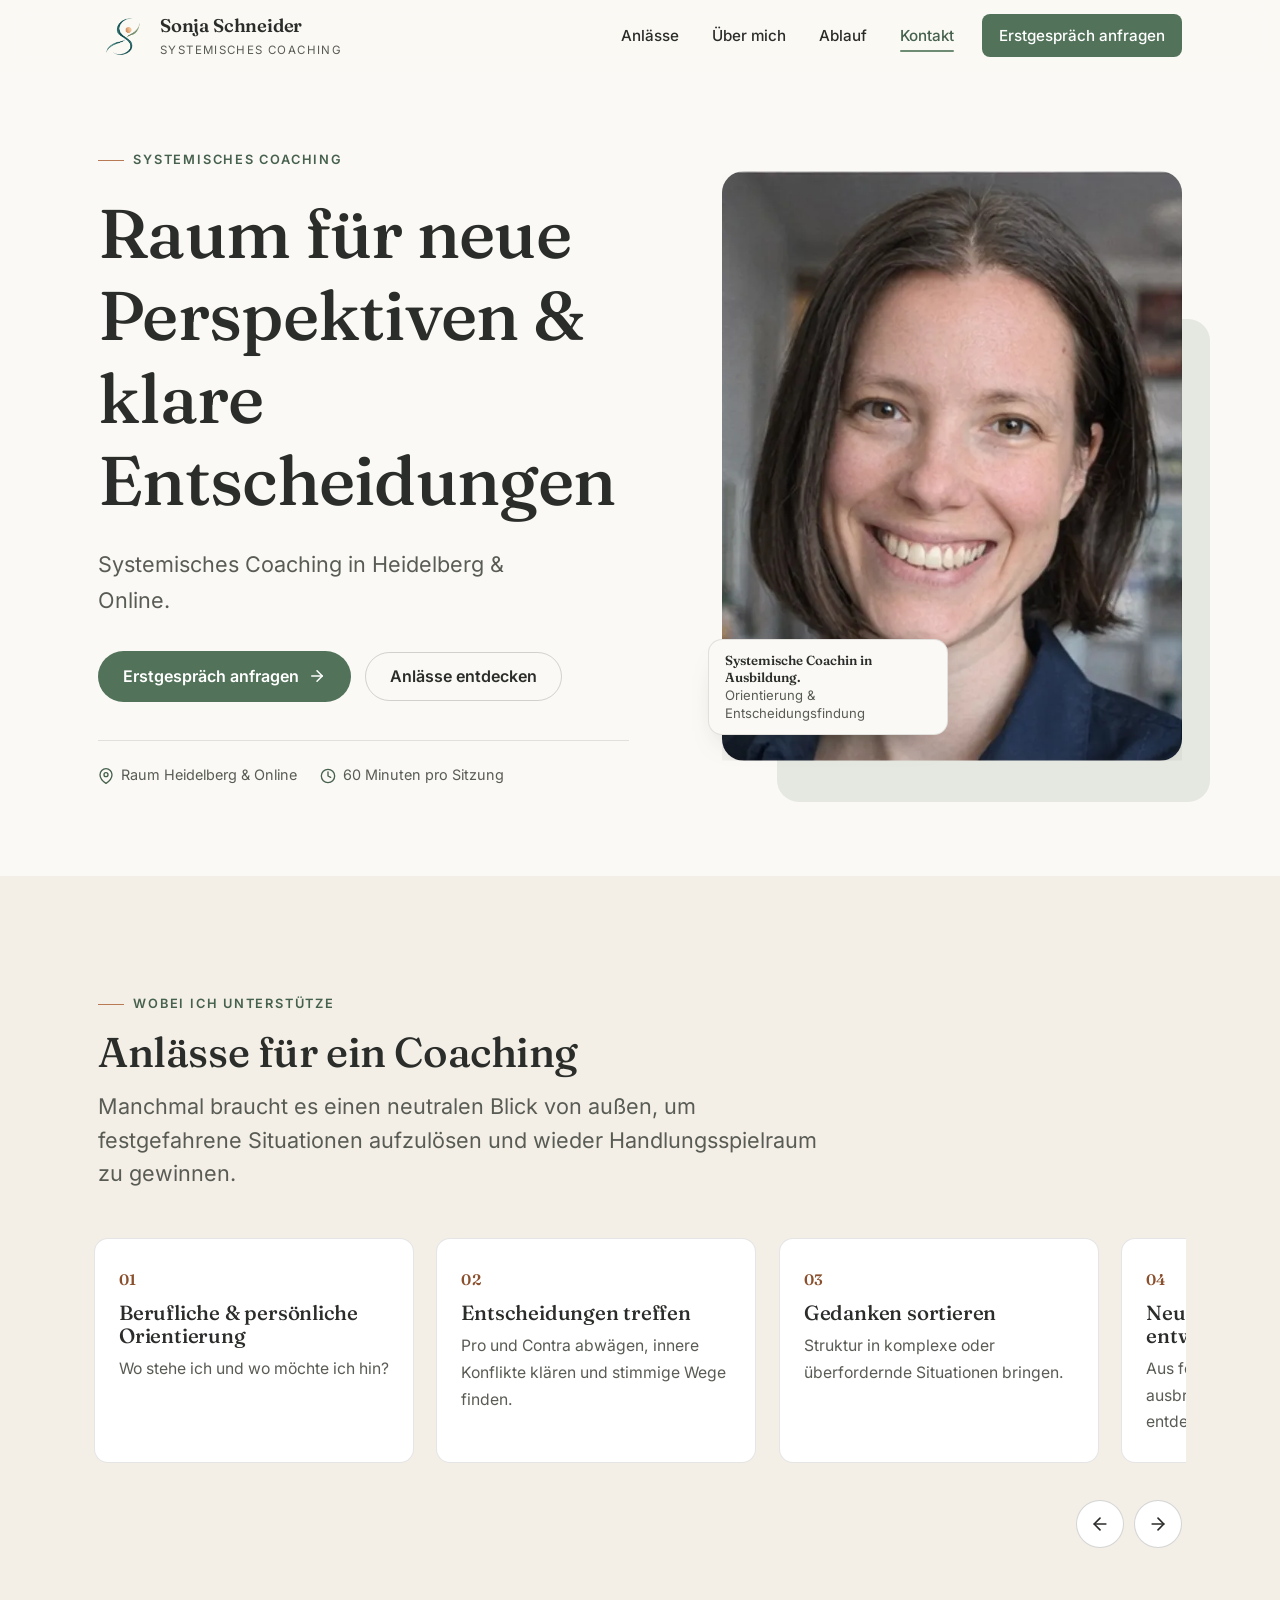
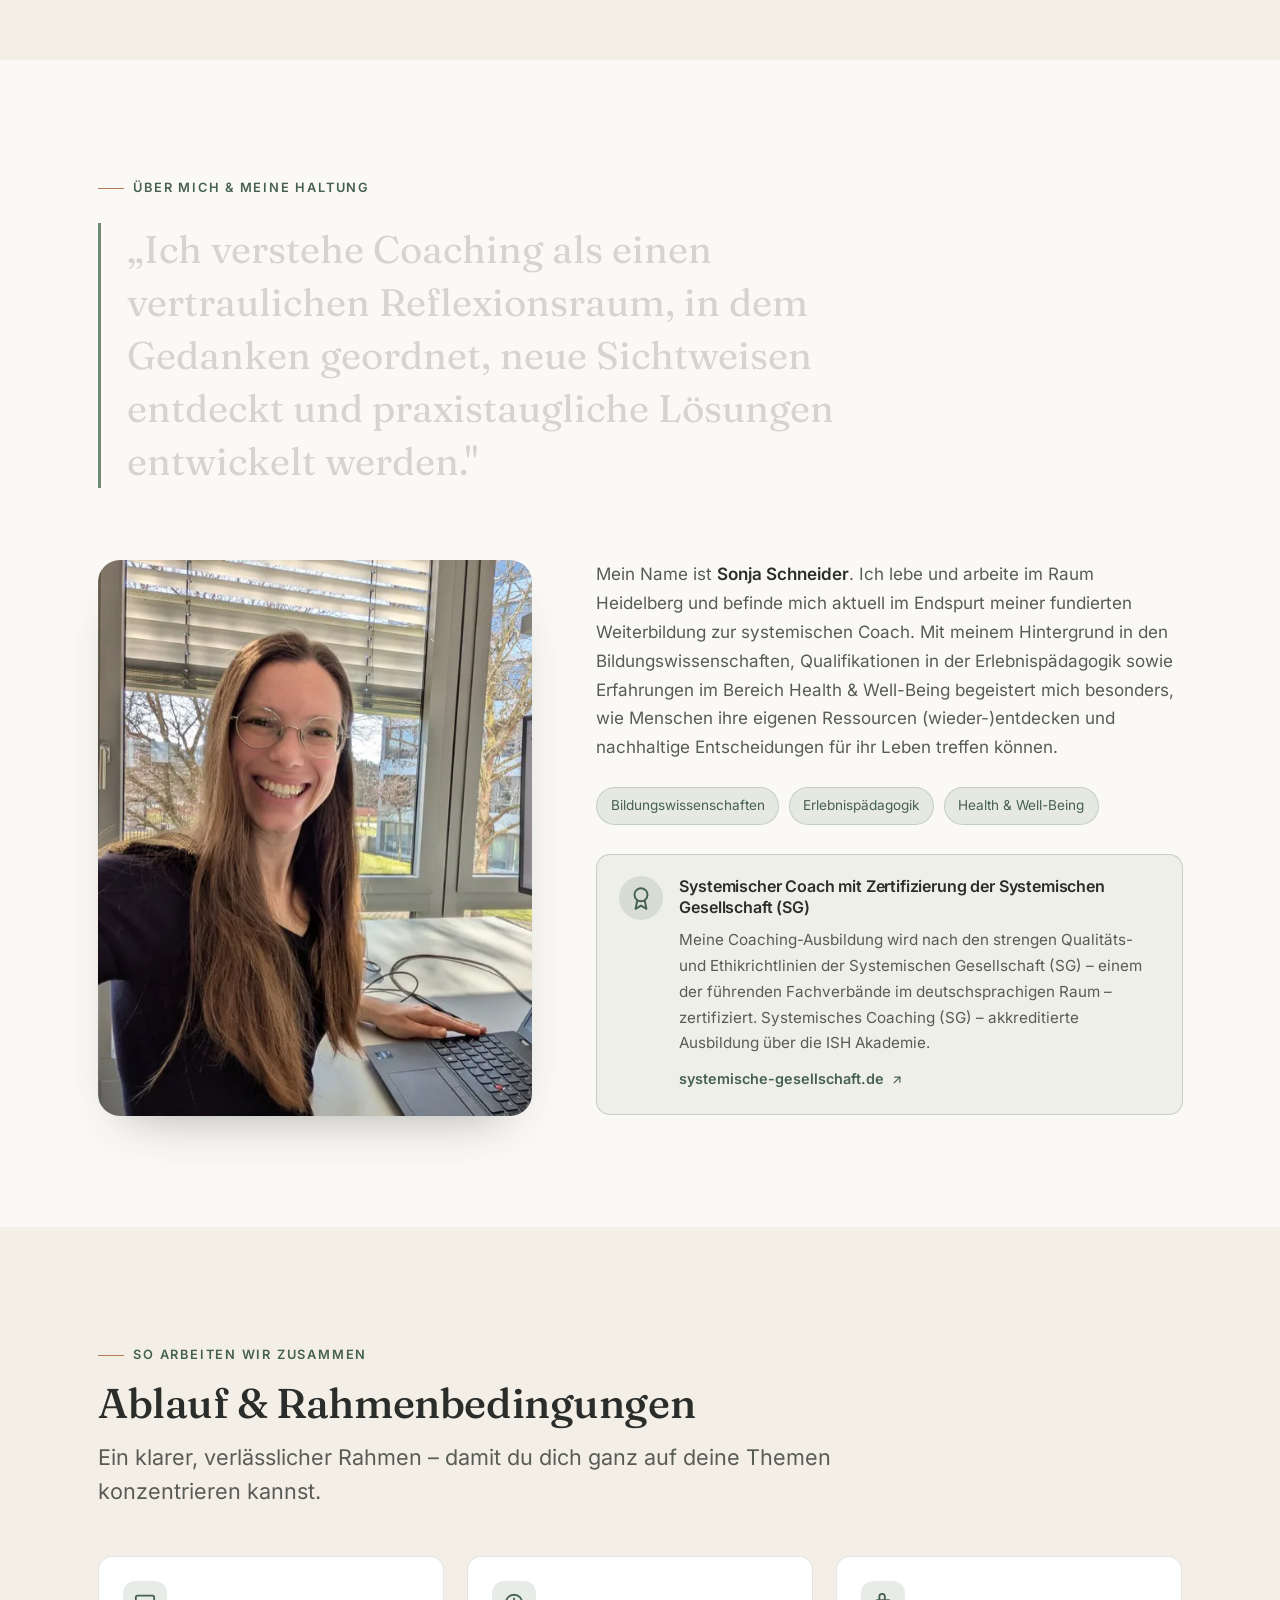
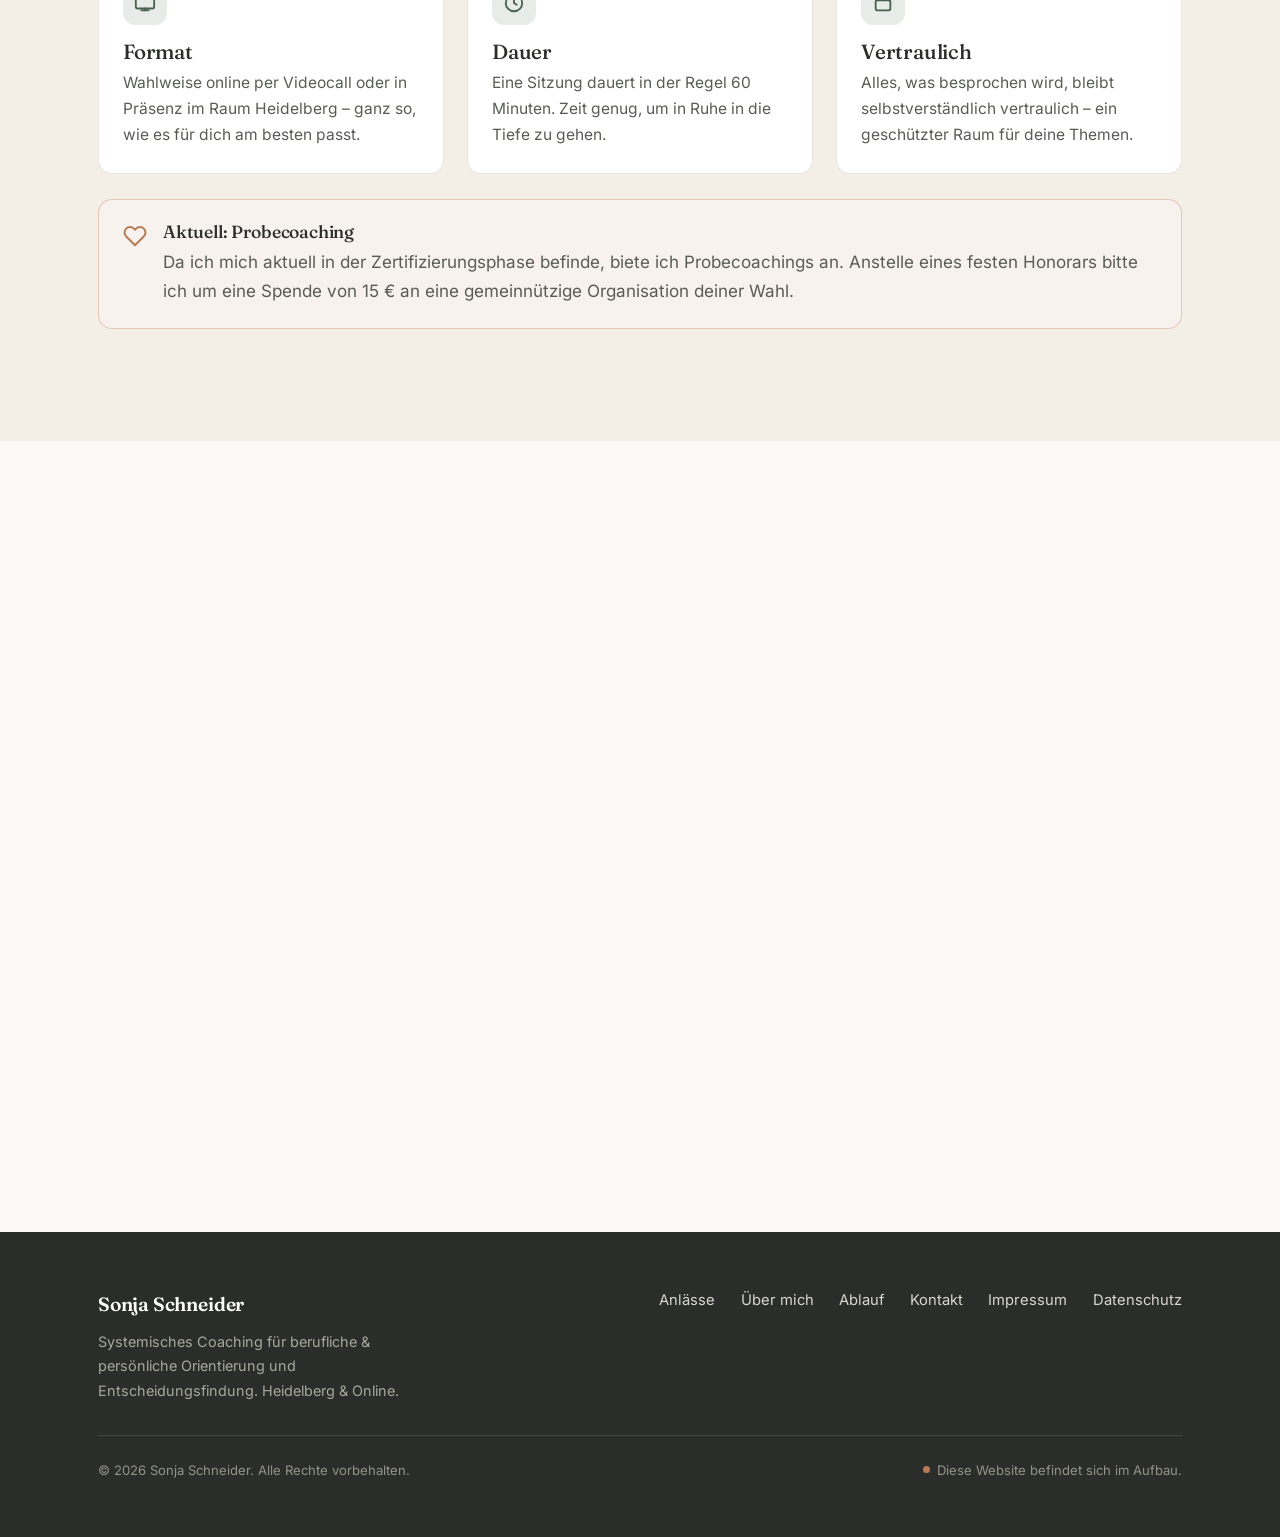
<file: index.html>
<!DOCTYPE html>
<html lang="de">
<head>
  <meta charset="UTF-8">
  <meta name="viewport" content="width=device-width, initial-scale=1.0">

  <!-- Markiert JS-Verfügbarkeit früh, damit die Intro-Animation ohne FOUC startet -->
  <script>document.documentElement.classList.add('js');</script>

  <title>Sonja Schneider – Systemisches Coaching in Heidelberg &amp; Online</title>
  <meta name="description" content="Systemisches Coaching für berufliche &amp; persönliche Orientierung und Entscheidungsfindung – in Heidelberg und online. Raum für neue Perspektiven und klare Entscheidungen.">
  <meta name="author" content="Sonja Schneider">
  <meta name="theme-color" content="#fbf9f5">
  <link rel="canonical" href="https://sonja-schneider.coach/">

  <!-- Open Graph -->
  <meta property="og:type" content="website">
  <meta property="og:locale" content="de_DE">
  <meta property="og:title" content="Sonja Schneider – Systemisches Coaching">
  <meta property="og:description" content="Raum für neue Perspektiven &amp; klare Entscheidungen. Systemisches Coaching in Heidelberg &amp; online.">
  <meta property="og:url" content="https://sonja-schneider.coach/">
  <meta property="og:image" content="https://sonja-schneider.coach/assets/img/og-image.jpg">
  <meta property="og:image:width" content="1200">
  <meta property="og:image:height" content="630">
  <meta property="og:image:alt" content="Portrait von Sonja Schneider, systemische Coachin">
  <meta name="twitter:card" content="summary_large_image">
  <meta name="twitter:title" content="Sonja Schneider – Systemisches Coaching">
  <meta name="twitter:description" content="Raum für neue Perspektiven &amp; klare Entscheidungen. Systemisches Coaching in Heidelberg &amp; online.">
  <meta name="twitter:image" content="https://sonja-schneider.coach/assets/img/og-image.jpg">

  <!-- Favicon -->
  <link rel="icon" href="assets/img/favicon.svg" type="image/svg+xml">
  <link rel="apple-touch-icon" href="assets/img/apple-touch-icon.png">

  <!-- Font-Preload für schnelleren ersten Render -->
  <link rel="preload" href="assets/fonts/fraunces-500.woff2" as="font" type="font/woff2" crossorigin>
  <link rel="preload" href="assets/fonts/inter-400.woff2" as="font" type="font/woff2" crossorigin>

  <link rel="stylesheet" href="css/styles.css">

  <!-- Strukturierte Daten (SEO) -->
  <script type="application/ld+json">
  {
    "@context": "https://schema.org",
    "@type": "ProfessionalService",
    "name": "Sonja Schneider – Systemisches Coaching",
    "description": "Systemisches Coaching für berufliche und persönliche Orientierung und Entscheidungsfindung in Heidelberg und online.",
    "areaServed": ["Heidelberg", "Online"],
    "url": "https://sonja-schneider.coach/",
    "telephone": "+49 177 3458129",
    "founder": { "@type": "Person", "name": "Sonja Schneider" },
    "address": { "@type": "PostalAddress", "addressLocality": "Heidelberg", "addressCountry": "DE" }
  }
  </script>
</head>
<body>
  <a class="skip-link" href="#main">Zum Inhalt springen</a>

  <!-- =============== Intro / Loader =============== -->
  <div class="intro" id="intro" aria-hidden="true">
    <div class="intro__inner">
      <span class="intro__line"><span class="intro__name">Sonja Schneider</span></span>
      <span class="intro__role">Systemisches Coaching</span>
      <div class="intro__rule"></div>
    </div>
  </div>

  <!-- =============== Header =============== -->
  <header class="site-header" id="site-header">
    <div class="header-inner">
      <a class="wordmark" href="#hero" aria-label="Sonja Schneider – Startseite">
  <img src="logo.png" alt="" class="site-logo">
  <span class="wordmark__text">
    <span class="wordmark__name">Sonja Schneider</span>
    <span class="wordmark__role">Systemisches Coaching</span>
  </span>
</a>

      <button class="nav-toggle" id="nav-toggle" aria-expanded="false" aria-controls="primary-nav" aria-label="Menü öffnen">
        <span></span>
      </button>

      <nav class="nav" id="primary-nav" aria-label="Hauptnavigation">
        <a href="#anlaesse">Anlässe</a>
        <a href="#ueber-mich">Über mich</a>
        <a href="#ablauf">Ablauf</a>
        <a href="#kontakt">Kontakt</a>
        <a class="nav__cta" href="#kontakt">Erstgespräch anfragen</a>
      </nav>
    </div>
  </header>

  <main id="main">

    <!-- =============== Hero =============== -->
    <section class="hero" id="hero" aria-labelledby="hero-title">
      <div class="wrap hero__grid">
        <div class="hero__content">
          <span class="eyebrow" data-animate style="--i:0">Systemisches Coaching</span>
          <h1 id="hero-title" data-animate-heading>Raum für neue Perspektiven &amp; klare Entscheidungen</h1>
          <p class="hero__sub" data-animate style="--i:2">Systemisches Coaching in Heidelberg &amp; Online.</p>
          <div class="hero__actions" data-animate style="--i:3">
            <a class="btn" href="#kontakt">
              Erstgespräch anfragen
              <svg class="arrow" width="18" height="18" viewBox="0 0 24 24" fill="none" stroke="currentColor" stroke-width="2" stroke-linecap="round" stroke-linejoin="round" aria-hidden="true"><line x1="5" y1="12" x2="19" y2="12"/><polyline points="12 5 19 12 12 19"/></svg>
            </a>
            <a class="btn btn--ghost" href="#anlaesse">Anlässe entdecken</a>
          </div>
          <div class="hero__meta" data-animate style="--i:4">
            <span>
              <svg width="16" height="16" viewBox="0 0 24 24" fill="none" stroke="currentColor" stroke-width="2" stroke-linecap="round" stroke-linejoin="round" aria-hidden="true"><path d="M21 10c0 7-9 13-9 13s-9-6-9-13a9 9 0 0 1 18 0z"/><circle cx="12" cy="10" r="3"/></svg>
              Raum Heidelberg &amp; Online
            </span>
            <span>
              <svg width="16" height="16" viewBox="0 0 24 24" fill="none" stroke="currentColor" stroke-width="2" stroke-linecap="round" stroke-linejoin="round" aria-hidden="true"><circle cx="12" cy="12" r="10"/><polyline points="12 6 12 12 16 14"/></svg>
              60 Minuten pro Sitzung
            </span>
          </div>
        </div>

        <div class="hero__portrait">
          <figure data-animate="portrait">
            <picture>
              <source
                type="image/webp"
                srcset="assets/img/sonja-hero-400.webp 400w, assets/img/sonja-hero.webp 604w"
                sizes="(max-width: 880px) 360px, 460px">
              <source
                type="image/jpeg"
                srcset="assets/img/sonja-hero-400.jpg 400w, assets/img/sonja-hero.jpg 604w"
                sizes="(max-width: 880px) 360px, 460px">
              <img
                src="assets/img/sonja-hero.jpg"
                width="604" height="774"
                alt="Portrait von Sonja Schneider, angehende systemische Coach, freundlich lächelnd"
                fetchpriority="high">
            </picture>
          </figure>
          <div class="hero__badge" data-animate style="--i:6">
            <strong>Systemische Coachin in Ausbildung.</strong>
            <span>Orientierung &amp; Entscheidungsfindung</span>
          </div>
        </div>
      </div>
    </section>

    <!-- =============== Anlässe =============== -->
    <section class="section section--sand" id="anlaesse" aria-labelledby="anlaesse-title">
      <div class="wrap">
        <div class="section__head reveal">
          <span class="eyebrow">Wobei ich unterstütze</span>
          <h2 id="anlaesse-title">Anlässe für ein Coaching</h2>
          <p class="lead">Manchmal braucht es einen neutralen Blick von außen, um festgefahrene Situationen aufzulösen und wieder Handlungsspielraum zu gewinnen.</p>
        </div>

        <div class="carousel reveal" data-carousel>
          <div class="carousel__track" tabindex="0" role="group" aria-label="Anlässe für ein Coaching – horizontal scrollbar">
            <article class="tile">
              <span class="tile__num">01</span>
              <h3>Berufliche &amp; persönliche Orientierung</h3>
              <p>Wo stehe ich und wo möchte ich hin?</p>
            </article>
            <article class="tile">
              <span class="tile__num">02</span>
              <h3>Entscheidungen treffen</h3>
              <p>Pro und Contra abwägen, innere Konflikte klären und stimmige Wege finden.</p>
            </article>
            <article class="tile">
              <span class="tile__num">03</span>
              <h3>Gedanken sortieren</h3>
              <p>Struktur in komplexe oder überfordernde Situationen bringen.</p>
            </article>
            <article class="tile">
              <span class="tile__num">04</span>
              <h3>Neue Perspektiven entwickeln</h3>
              <p>Aus festgefahrenen Denkmustern ausbrechen und eigene Potenziale entdecken.</p>
            </article>
            <article class="tile">
              <span class="tile__num">05</span>
              <h3>Umgang mit Herausforderungen</h3>
              <p>Verwendungsfähige Strategien für Veränderungen im Alltag und Beruf entwickeln.</p>
            </article>
          </div>
          <div class="carousel__controls" hidden>
            <button type="button" class="carousel__btn" data-carousel-prev aria-label="Vorherige Anlässe anzeigen">
              <svg width="20" height="20" viewBox="0 0 24 24" fill="none" stroke="currentColor" stroke-width="2" stroke-linecap="round" stroke-linejoin="round" aria-hidden="true"><line x1="19" y1="12" x2="5" y2="12"/><polyline points="12 19 5 12 12 5"/></svg>
            </button>
            <button type="button" class="carousel__btn" data-carousel-next aria-label="Weitere Anlässe anzeigen">
              <svg width="20" height="20" viewBox="0 0 24 24" fill="none" stroke="currentColor" stroke-width="2" stroke-linecap="round" stroke-linejoin="round" aria-hidden="true"><line x1="5" y1="12" x2="19" y2="12"/><polyline points="12 5 19 12 12 19"/></svg>
            </button>
          </div>
        </div>
      </div>
    </section>

    <!-- =============== Über mich =============== -->
    <section class="section" id="ueber-mich" aria-labelledby="ueber-title">
      <div class="wrap">
        <div class="about__intro">
          <span class="eyebrow reveal">Über mich &amp; meine Haltung</span>
          <blockquote class="about__quote quote-reveal">„Ich verstehe Coaching als einen vertraulichen Reflexionsraum, in dem Gedanken geordnet, neue Sichtweisen entdeckt und praxistaugliche Lösungen entwickelt werden."</blockquote>
        </div>

        <div class="about">
          <div class="about__media reveal">
          <picture>
            <source
              type="image/webp"
              srcset="assets/img/about-sonja-500.webp 500w, assets/img/about-sonja.webp 900w"
              sizes="(max-width: 820px) 360px, 40vw">
            <source
              type="image/jpeg"
              srcset="assets/img/about-sonja-500.jpg 500w, assets/img/about-sonja.jpg 900w"
              sizes="(max-width: 820px) 360px, 40vw">
            <img
              class="about__photo"
              src="assets/img/about-sonja.jpg"
              width="900" height="676"
              loading="lazy" decoding="async"
              style="object-position: 40% 28%;"
              alt="Sonja Schneider an ihrem Arbeitsplatz in Heidelberg, lächelnd">
          </picture>
        </div>
        <div class="about__text">
          <div class="about__body reveal">
            <p>Mein Name ist <strong>Sonja Schneider</strong>. Ich lebe und arbeite im Raum Heidelberg und befinde mich aktuell im Endspurt meiner fundierten Weiterbildung zur systemischen Coach. Mit meinem Hintergrund in den Bildungswissenschaften, Qualifikationen in der Erlebnispädagogik sowie Erfahrungen im Bereich Health &amp; Well-Being begeistert mich besonders, wie Menschen ihre eigenen Ressourcen (wieder-)entdecken und nachhaltige Entscheidungen für ihr Leben treffen können.</p>
          </div>
          <ul class="about__tags reveal">
            <li>Bildungswissenschaften</li>
            <li>Erlebnispädagogik</li>
            <li>Health &amp; Well-Being</li>
          </ul>

          <div class="cert reveal">
            <div class="cert__seal" aria-hidden="true">
              <svg width="26" height="26" viewBox="0 0 24 24" fill="none" stroke="currentColor" stroke-width="1.8" stroke-linecap="round" stroke-linejoin="round"><path d="M12 15a6 6 0 1 0 0-12 6 6 0 0 0 0 12z"/><path d="M8.5 14.5 7 22l5-3 5 3-1.5-7.5"/></svg>
            </div>
            <div class="cert__body">
              <h3>Systemischer Coach mit Zertifizierung der Systemischen Gesellschaft (SG)</h3>
              <p>Meine Coaching-Ausbildung wird nach den strengen Qualitäts- und Ethikrichtlinien der Systemischen Gesellschaft (SG) – einem der führenden Fachverbände im deutschsprachigen Raum – zertifiziert. Systemisches Coaching (SG) – akkreditierte Ausbildung über die ISH Akademie.</p>
              <a class="cert__link" href="https://systemische-gesellschaft.de" target="_blank" rel="noopener noreferrer">
                systemische-gesellschaft.de
                <svg width="14" height="14" viewBox="0 0 24 24" fill="none" stroke="currentColor" stroke-width="2" stroke-linecap="round" stroke-linejoin="round" aria-hidden="true"><path d="M7 17 17 7"/><path d="M8 7h9v9"/></svg>
              </a>
            </div>
          </div>
        </div>
        </div>
      </div>
    </section>

    <!-- =============== Ablauf & Rahmenbedingungen =============== -->
    <section class="section section--sand" id="ablauf" aria-labelledby="ablauf-title">
      <div class="wrap">
        <div class="section__head reveal">
          <span class="eyebrow">So arbeiten wir zusammen</span>
          <h2 id="ablauf-title">Ablauf &amp; Rahmenbedingungen</h2>
          <p class="lead">Ein klarer, verlässlicher Rahmen – damit du dich ganz auf deine Themen konzentrieren kannst.</p>
        </div>

        <div class="facts">
          <div class="fact reveal">
            <div class="fact__icon">
              <svg width="22" height="22" viewBox="0 0 24 24" fill="none" stroke="currentColor" stroke-width="2" stroke-linecap="round" stroke-linejoin="round" aria-hidden="true"><rect x="2" y="4" width="20" height="14" rx="2"/><path d="M8 20h8"/><path d="M12 18v2"/></svg>
            </div>
            <h3>Format</h3>
            <p>Wahlweise online per Videocall oder in Präsenz im Raum Heidelberg – ganz so, wie es für dich am besten passt.</p>
          </div>
          <div class="fact reveal">
            <div class="fact__icon">
              <svg width="22" height="22" viewBox="0 0 24 24" fill="none" stroke="currentColor" stroke-width="2" stroke-linecap="round" stroke-linejoin="round" aria-hidden="true"><circle cx="12" cy="12" r="9"/><polyline points="12 7 12 12 15 14"/></svg>
            </div>
            <h3>Dauer</h3>
            <p>Eine Sitzung dauert in der Regel 60 Minuten. Zeit genug, um in Ruhe in die Tiefe zu gehen.</p>
          </div>
          <div class="fact reveal">
            <div class="fact__icon">
              <svg width="22" height="22" viewBox="0 0 24 24" fill="none" stroke="currentColor" stroke-width="2" stroke-linecap="round" stroke-linejoin="round" aria-hidden="true"><path d="M14 9V5a3 3 0 0 0-6 0v4"/><rect x="4" y="9" width="16" height="11" rx="2"/></svg>
            </div>
            <h3>Vertraulich</h3>
            <p>Alles, was besprochen wird, bleibt selbstverständlich vertraulich – ein geschützter Raum für deine Themen.</p>
          </div>
        </div>

        <div class="note reveal">
          <svg class="note__icon" width="24" height="24" viewBox="0 0 24 24" fill="none" stroke="currentColor" stroke-width="2" stroke-linecap="round" stroke-linejoin="round" aria-hidden="true"><path d="M20.84 4.61a5.5 5.5 0 0 0-7.78 0L12 5.67l-1.06-1.06a5.5 5.5 0 0 0-7.78 7.78l1.06 1.06L12 21.23l7.78-7.78 1.06-1.06a5.5 5.5 0 0 0 0-7.78z"/></svg>
          <div>
            <h3>Aktuell: Probecoaching</h3>
            <p>Da ich mich aktuell in der Zertifizierungsphase befinde, biete ich Probecoachings an. Anstelle eines festen Honorars bitte ich um eine Spende von 15 € an eine gemeinnützige Organisation deiner Wahl.</p>
          </div>
        </div>
      </div>
    </section>

    <!-- =============== Kontakt =============== -->
    <section class="section" id="kontakt" aria-labelledby="kontakt-title">
      <div class="wrap contact">
        <div class="contact__aside reveal">
          <span class="eyebrow">Kontakt &amp; Terminanfrage</span>
          <h2 id="kontakt-title">Lass uns ins Gespräch kommen</h2>
          <p>Du hast eine Frage oder möchtest ein Erstgespräch vereinbaren? Schreib mir gern – ich melde mich zeitnah bei dir zurück.</p>

          <ul class="contact__list">
            <li>
              <span class="ci" aria-hidden="true"><svg width="18" height="18" viewBox="0 0 24 24" fill="none" stroke="currentColor" stroke-width="2" stroke-linecap="round" stroke-linejoin="round"><path d="M22 16.92v3a2 2 0 0 1-2.18 2 19.79 19.79 0 0 1-8.63-3.07 19.5 19.5 0 0 1-6-6 19.79 19.79 0 0 1-3.07-8.67A2 2 0 0 1 4.11 2h3a2 2 0 0 1 2 1.72c.13.96.36 1.9.7 2.81a2 2 0 0 1-.45 2.11L8.09 9.91a16 16 0 0 0 6 6l1.27-1.27a2 2 0 0 1 2.11-.45c.9.34 1.85.57 2.81.7A2 2 0 0 1 22 16.92z"/></svg></span>
              <div>
                <div class="cl">Telefon</div>
                <a href="tel:+491773458129">+49 177 3458129</a>
              </div>
            </li>
            <li>
              <span class="ci" aria-hidden="true"><svg width="18" height="18" viewBox="0 0 24 24" fill="none" stroke="currentColor" stroke-width="2" stroke-linecap="round" stroke-linejoin="round"><rect x="2" y="4" width="20" height="16" rx="2"/><path d="m22 7-8.97 5.7a1.94 1.94 0 0 1-2.06 0L2 7"/></svg></span>
              <div>
                <div class="cl">E-Mail</div>
                <!-- Vorläufig: Gmail-Adresse (spätere Umstellung auf eigene Domain-Adresse möglich) -->
                <a href="mailto:sonja.schneider.88@gmail.com">sonja.schneider.88@gmail.com</a>
              </div>
            </li>
            <li>
              <span class="ci" aria-hidden="true"><svg width="18" height="18" viewBox="0 0 24 24" fill="none" stroke="currentColor" stroke-width="2" stroke-linecap="round" stroke-linejoin="round"><path d="M21 10c0 7-9 13-9 13s-9-6-9-13a9 9 0 0 1 18 0z"/><circle cx="12" cy="10" r="3"/></svg></span>
              <div>
                <div class="cl">Standort</div>
                <span class="cv">Raum Heidelberg &amp; Online</span>
              </div>
            </li>
          </ul>
        </div>

        <div class="contact__form reveal">
          <!--
            Formular-Versand ohne eigenes Backend über Formspree.
            TODO: "your-form-id" durch die echte Formspree-ID ersetzen (siehe README).
            Ohne gültige ID läuft ein Fallback auf mailto: (siehe js/main.js).
          -->
          <form class="form" id="contact-form" action="https://formspree.io/f/your-form-id" method="POST" novalidate>
            <div class="form__row">
              <div class="field">
                <label for="name">Name <span class="req" aria-hidden="true">*</span></label>
                <input type="text" id="name" name="name" autocomplete="name" required aria-required="true" aria-describedby="err-name">
                <span class="error" id="err-name">Bitte gib deinen Namen an.</span>
              </div>
              <div class="field">
                <label for="email">E-Mail <span class="req" aria-hidden="true">*</span></label>
                <input type="email" id="email" name="email" autocomplete="email" required aria-required="true" aria-describedby="err-email">
                <span class="error" id="err-email">Bitte gib eine gültige E-Mail-Adresse an.</span>
              </div>
            </div>

            <fieldset class="format-set">
              <legend>Wunsch-Format</legend>
              <div class="radios">
                <label class="radio"><input type="radio" name="format" value="Online" checked> Online</label>
                <label class="radio"><input type="radio" name="format" value="Präsenz"> Präsenz</label>
                <label class="radio"><input type="radio" name="format" value="Noch offen"> Noch offen</label>
              </div>
            </fieldset>

            <div class="field">
              <label for="message">Nachricht <span class="cl" style="text-transform:none;letter-spacing:0;font-size:0.85rem;color:var(--muted)">(optional)</span></label>
              <textarea id="message" name="message" rows="5" placeholder="Worum geht es dir? Ein paar Stichworte genügen." aria-describedby="err-message"></textarea>
              <span class="error" id="err-message"></span>
            </div>

            <!-- Honeypot gegen Spam (für Menschen unsichtbar) -->
            <div class="hp" aria-hidden="true">
              <label for="website">Bitte dieses Feld frei lassen</label>
              <input type="text" id="website" name="_gotcha" tabindex="-1" autocomplete="off">
            </div>

            <div class="form__submit">
              <button type="submit" class="btn" id="submit-btn">
                Anfrage senden
                <svg class="arrow" width="18" height="18" viewBox="0 0 24 24" fill="none" stroke="currentColor" stroke-width="2" stroke-linecap="round" stroke-linejoin="round" aria-hidden="true"><line x1="5" y1="12" x2="19" y2="12"/><polyline points="12 5 19 12 12 19"/></svg>
              </button>
              <p class="form__hint">Mit dem Absenden stimmst du der Verarbeitung deiner Angaben gemäß <a href="datenschutz.html">Datenschutzerklärung</a> zu.</p>
            </div>

            <!-- Live-Statusmeldung (Fehler) -->
            <div class="form__status form__status--error" id="form-error" role="alert">
              <svg width="20" height="20" viewBox="0 0 24 24" fill="none" stroke="currentColor" stroke-width="2" stroke-linecap="round" stroke-linejoin="round" aria-hidden="true"><circle cx="12" cy="12" r="10"/><line x1="12" y1="8" x2="12" y2="12"/><line x1="12" y1="16" x2="12.01" y2="16"/></svg>
              <span id="form-error-text">Beim Senden ist etwas schiefgelaufen. Bitte versuche es später erneut oder schreib mir direkt eine E-Mail.</span>
            </div>
          </form>

          <!-- Erfolgs-Panel -->
          <div class="form__success" id="form-success" role="status" aria-live="polite">
            <div class="check" aria-hidden="true">
              <svg width="30" height="30" viewBox="0 0 24 24" fill="none" stroke="currentColor" stroke-width="2.5" stroke-linecap="round" stroke-linejoin="round"><polyline points="20 6 9 17 4 12"/></svg>
            </div>
            <h3>Vielen Dank für deine Anfrage!</h3>
            <p>Deine Nachricht ist bei mir angekommen. Ich melde mich zeitnah persönlich bei dir zurück.</p>
          </div>
        </div>
      </div>
    </section>
  </main>

  <!-- =============== Footer =============== -->
  <footer class="site-footer">
    <div class="wrap">
      <div class="footer-grid">
        <div class="footer-brand">
          <span class="wordmark__name">Sonja Schneider</span>
          <p>Systemisches Coaching für berufliche &amp; persönliche Orientierung und Entscheidungsfindung. Heidelberg &amp; Online.</p>
        </div>
        <nav class="footer-nav" aria-label="Rechtliches und Navigation">
          <a href="#anlaesse">Anlässe</a>
          <a href="#ueber-mich">Über mich</a>
          <a href="#ablauf">Ablauf</a>
          <a href="#kontakt">Kontakt</a>
          <a href="impressum.html">Impressum</a>
          <a href="datenschutz.html">Datenschutz</a>
        </nav>
      </div>
      <div class="footer-bottom">
        <span>&copy; <span id="year">2026</span> Sonja Schneider. Alle Rechte vorbehalten.</span>
        <span class="footer-wip">Diese Website befindet sich im Aufbau.</span>
      </div>
    </div>
  </footer>

  <script src="js/main.js" defer></script>
</body>
</html>
</file>
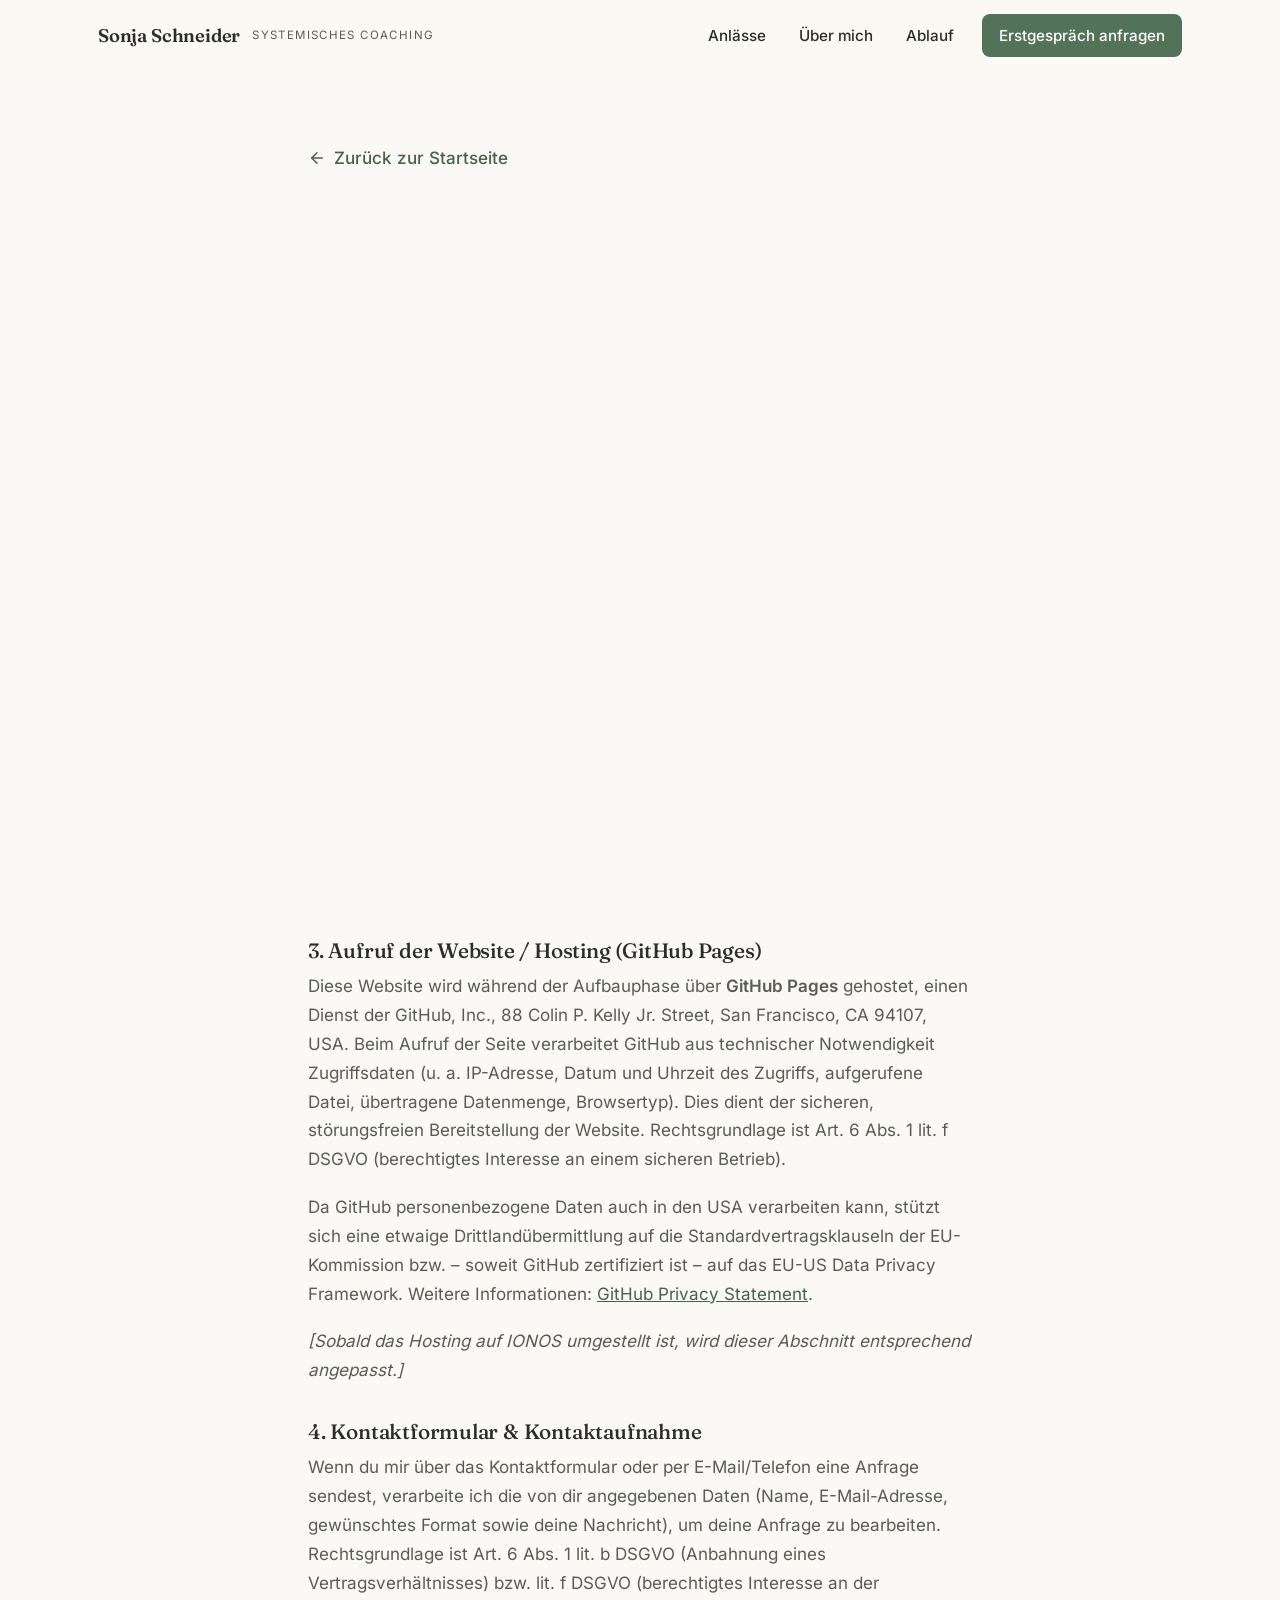
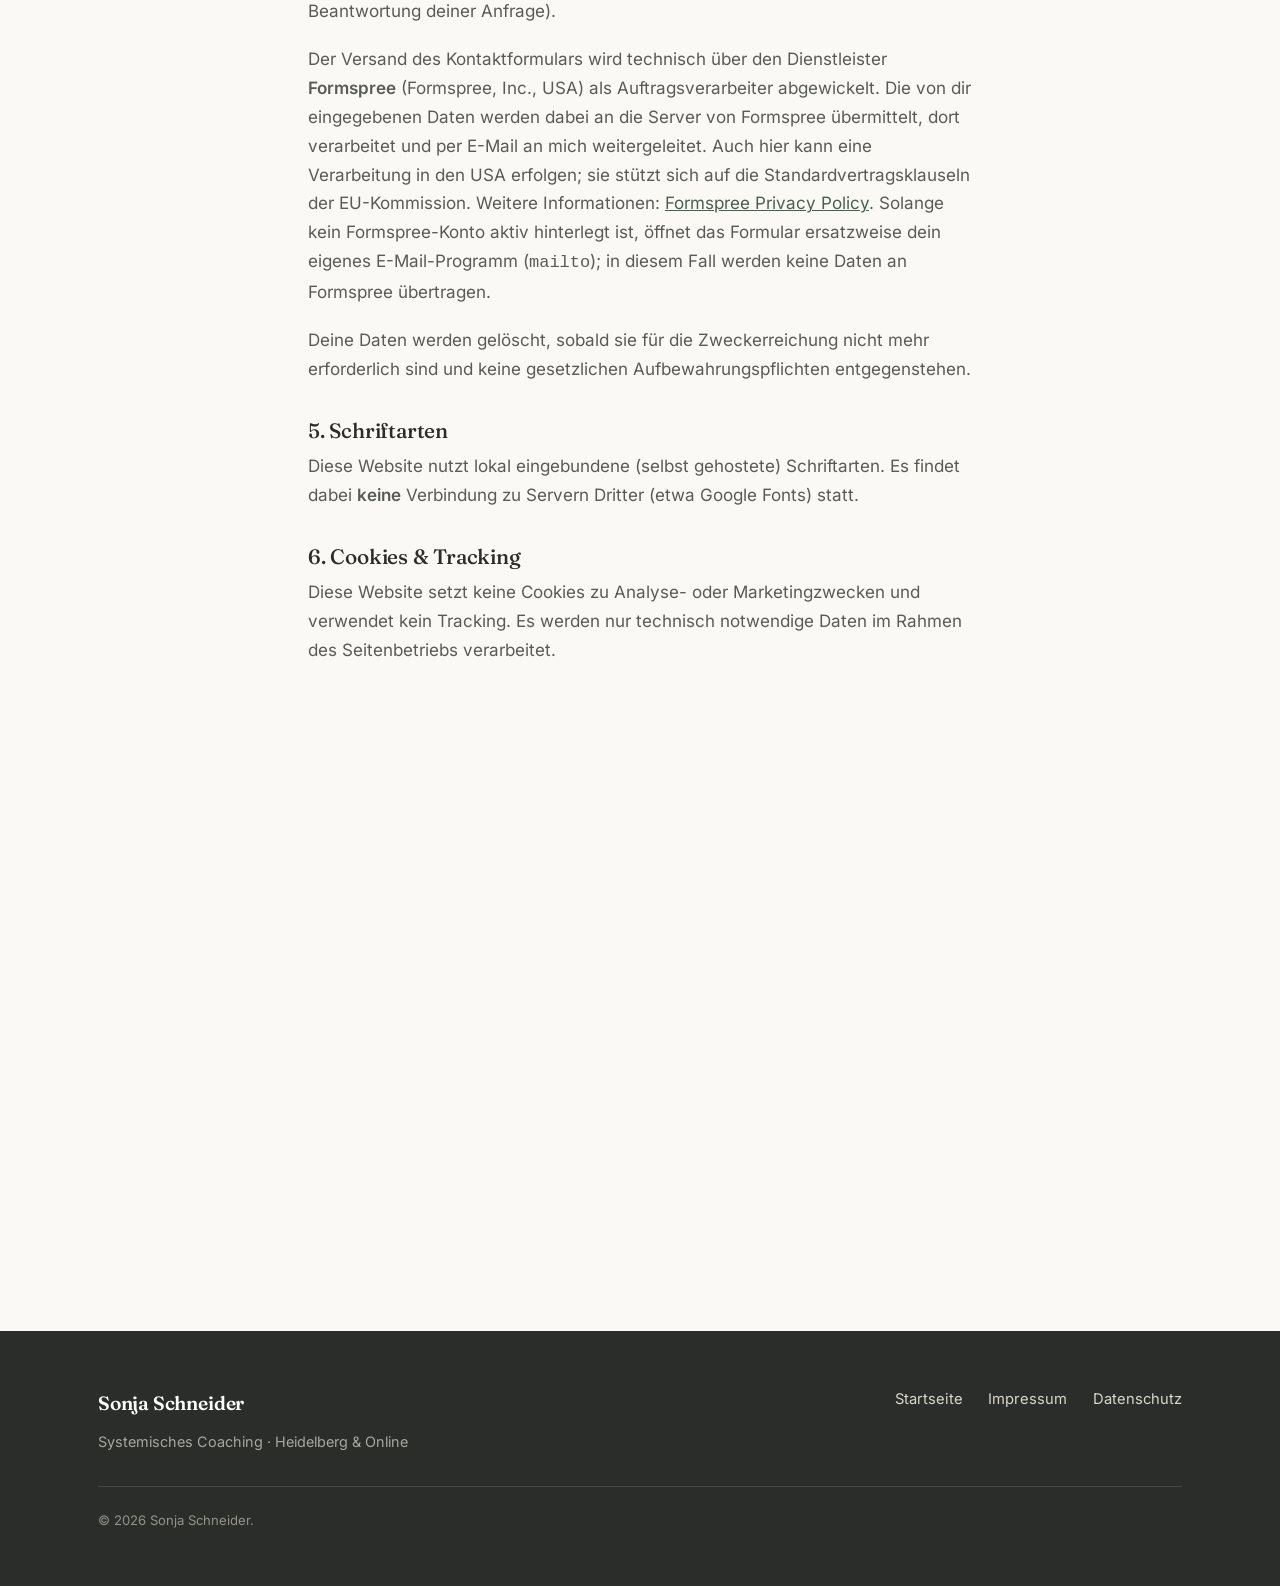
<file: datenschutz.html>
<!DOCTYPE html>
<html lang="de">
<head>
  <meta charset="UTF-8">
  <meta name="viewport" content="width=device-width, initial-scale=1.0">
  <script>document.documentElement.classList.add('js');</script>
  <title>Datenschutzerklärung – Sonja Schneider, Systemisches Coaching</title>
  <meta name="description" content="Datenschutzerklärung von Sonja Schneider, Systemisches Coaching in Heidelberg und online.">
  <meta name="robots" content="index, follow">
  <meta name="theme-color" content="#fbf9f5">
  <link rel="icon" href="assets/img/favicon.svg" type="image/svg+xml">
  <link rel="apple-touch-icon" href="assets/img/apple-touch-icon.png">
  <link rel="stylesheet" href="css/styles.css">
</head>
<body>
  <a class="skip-link" href="#main">Zum Inhalt springen</a>

  <header class="site-header">
    <div class="header-inner">
      <a class="wordmark" href="index.html" aria-label="Sonja Schneider – Startseite">
        <span class="wordmark__name">Sonja Schneider</span>
        <span class="wordmark__role">Systemisches Coaching</span>
      </a>
      <nav class="nav" aria-label="Hauptnavigation">
        <a href="index.html#anlaesse">Anlässe</a>
        <a href="index.html#ueber-mich">Über mich</a>
        <a href="index.html#ablauf">Ablauf</a>
        <a class="nav__cta" href="index.html#kontakt">Erstgespräch anfragen</a>
      </nav>
    </div>
  </header>

  <main id="main" class="legal">
    <div class="wrap">
      <a class="back-link" href="index.html">
        <svg width="18" height="18" viewBox="0 0 24 24" fill="none" stroke="currentColor" stroke-width="2" stroke-linecap="round" stroke-linejoin="round" aria-hidden="true"><line x1="19" y1="12" x2="5" y2="12"/><polyline points="12 19 5 12 12 5"/></svg>
        Zurück zur Startseite
      </a>

      <h1>Datenschutzerklärung</h1>
      <p class="updated">Stand: August 2026</p>

      <div class="placeholder-box">
        <strong>Hinweis:</strong> Diese Website befindet sich im Aufbau. Die beschriebenen Verarbeitungen
        entsprechen dem aktuellen technischen Stand (GitHub-Pages-Hosting, Formspree-Formular, selbst gehostete
        Schriften, kein Tracking). Bei Änderungen der eingesetzten Dienste ist der Text anzupassen. Für die
        rechtsverbindliche Endfassung empfiehlt sich eine Prüfung durch fachkundige Stelle.
      </div>

      <h2>1. Verantwortliche</h2>
      <p>
        Verantwortlich im Sinne der DSGVO ist:<br>
        Sonja Schneider<br>
        Im Neuenheimer Feld 136, 69120 Heidelberg<br>
        E-Mail: <a href="mailto:sonja.schneider.88@gmail.com">sonja.schneider.88@gmail.com</a><br>
        Telefon: <a href="tel:+491773458129">+49 177 3458129</a>
      </p>

      <h2>2. Allgemeines zur Datenverarbeitung</h2>
      <p>Der Schutz deiner personenbezogenen Daten ist mir ein wichtiges Anliegen. Ich verarbeite personenbezogene Daten ausschließlich im Einklang mit der Datenschutz-Grundverordnung (DSGVO) und dem Bundesdatenschutzgesetz (BDSG). Nachfolgend informiere ich dich über Art, Umfang und Zweck der Verarbeitung.</p>

      <h2>3. Aufruf der Website / Hosting (GitHub Pages)</h2>
      <p>Diese Website wird während der Aufbauphase über <strong>GitHub Pages</strong> gehostet, einen Dienst der GitHub, Inc., 88 Colin P. Kelly Jr. Street, San Francisco, CA 94107, USA. Beim Aufruf der Seite verarbeitet GitHub aus technischer Notwendigkeit Zugriffsdaten (u. a. IP-Adresse, Datum und Uhrzeit des Zugriffs, aufgerufene Datei, übertragene Datenmenge, Browsertyp). Dies dient der sicheren, störungsfreien Bereitstellung der Website. Rechtsgrundlage ist Art. 6 Abs. 1 lit. f DSGVO (berechtigtes Interesse an einem sicheren Betrieb).</p>
      <p>Da GitHub personenbezogene Daten auch in den USA verarbeiten kann, stützt sich eine etwaige Drittlandübermittlung auf die Standardvertragsklauseln der EU-Kommission bzw. – soweit GitHub zertifiziert ist – auf das EU-US Data Privacy Framework. Weitere Informationen: <a href="https://docs.github.com/site-policy/privacy-policies/github-general-privacy-statement" target="_blank" rel="noopener">GitHub Privacy Statement</a>.</p>
      <p><em>[Sobald das Hosting auf IONOS umgestellt ist, wird dieser Abschnitt entsprechend angepasst.]</em></p>

      <h2>4. Kontaktformular &amp; Kontaktaufnahme</h2>
      <p>Wenn du mir über das Kontaktformular oder per E-Mail/Telefon eine Anfrage sendest, verarbeite ich die von dir angegebenen Daten (Name, E-Mail-Adresse, gewünschtes Format sowie deine Nachricht), um deine Anfrage zu bearbeiten. Rechtsgrundlage ist Art. 6 Abs. 1 lit. b DSGVO (Anbahnung eines Vertragsverhältnisses) bzw. lit. f DSGVO (berechtigtes Interesse an der Beantwortung deiner Anfrage).</p>
      <p>Der Versand des Kontaktformulars wird technisch über den Dienstleister <strong>Formspree</strong> (Formspree, Inc., USA) als Auftragsverarbeiter abgewickelt. Die von dir eingegebenen Daten werden dabei an die Server von Formspree übermittelt, dort verarbeitet und per E-Mail an mich weitergeleitet. Auch hier kann eine Verarbeitung in den USA erfolgen; sie stützt sich auf die Standardvertragsklauseln der EU-Kommission. Weitere Informationen: <a href="https://formspree.io/legal/privacy-policy/" target="_blank" rel="noopener">Formspree Privacy Policy</a>. Solange kein Formspree-Konto aktiv hinterlegt ist, öffnet das Formular ersatzweise dein eigenes E-Mail-Programm (<code>mailto</code>); in diesem Fall werden keine Daten an Formspree übertragen.</p>
      <p>Deine Daten werden gelöscht, sobald sie für die Zweckerreichung nicht mehr erforderlich sind und keine gesetzlichen Aufbewahrungspflichten entgegenstehen.</p>

      <h2>5. Schriftarten</h2>
      <p>Diese Website nutzt lokal eingebundene (selbst gehostete) Schriftarten. Es findet dabei <strong>keine</strong> Verbindung zu Servern Dritter (etwa Google Fonts) statt.</p>

      <h2>6. Cookies &amp; Tracking</h2>
      <p>Diese Website setzt keine Cookies zu Analyse- oder Marketingzwecken und verwendet kein Tracking. Es werden nur technisch notwendige Daten im Rahmen des Seitenbetriebs verarbeitet.</p>

      <h2>7. Deine Rechte</h2>
      <p>Dir stehen gegenüber der Verantwortlichen folgende Rechte hinsichtlich deiner personenbezogenen Daten zu:</p>
      <ul>
        <li>Recht auf Auskunft (Art. 15 DSGVO)</li>
        <li>Recht auf Berichtigung (Art. 16 DSGVO)</li>
        <li>Recht auf Löschung (Art. 17 DSGVO)</li>
        <li>Recht auf Einschränkung der Verarbeitung (Art. 18 DSGVO)</li>
        <li>Recht auf Datenübertragbarkeit (Art. 20 DSGVO)</li>
        <li>Widerspruchsrecht (Art. 21 DSGVO)</li>
      </ul>
      <p>Außerdem hast du das Recht, dich bei einer Datenschutz-Aufsichtsbehörde über die Verarbeitung deiner personenbezogenen Daten zu beschweren (in Baden-Württemberg: Landesbeauftragter für den Datenschutz und die Informationsfreiheit Baden-Württemberg).</p>

      <h2>8. Aktualität</h2>
      <p>Diese Datenschutzerklärung wird angepasst, sobald Änderungen der Verarbeitung dies erforderlich machen.</p>
    </div>
  </main>

  <footer class="site-footer">
    <div class="wrap">
      <div class="footer-grid">
        <div class="footer-brand">
          <span class="wordmark__name">Sonja Schneider</span>
          <p>Systemisches Coaching · Heidelberg &amp; Online</p>
        </div>
        <nav class="footer-nav" aria-label="Rechtliches">
          <a href="index.html">Startseite</a>
          <a href="impressum.html">Impressum</a>
          <a href="datenschutz.html">Datenschutz</a>
        </nav>
      </div>
      <div class="footer-bottom">
        <span>&copy; <span id="year">2026</span> Sonja Schneider.</span>
      </div>
    </div>
  </footer>
  <script src="js/main.js" defer></script>
</body>
</html>
</file>
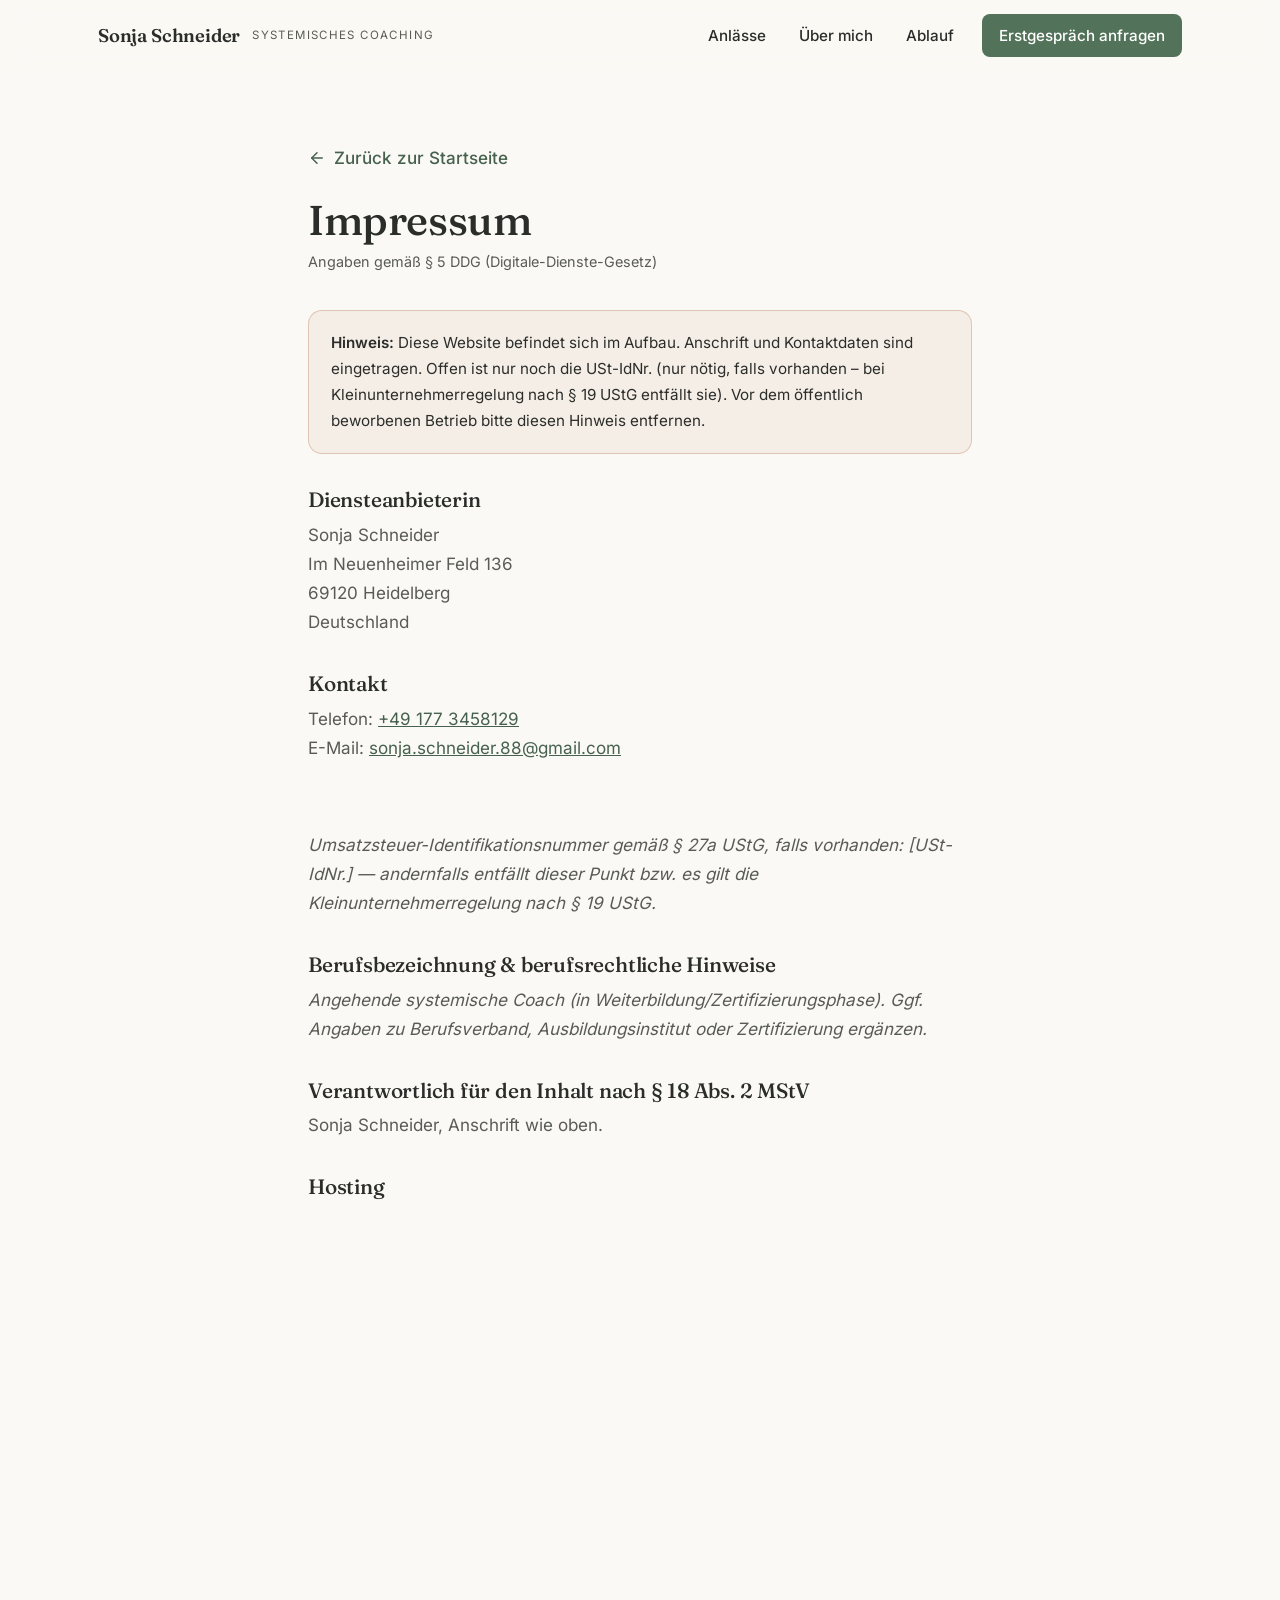
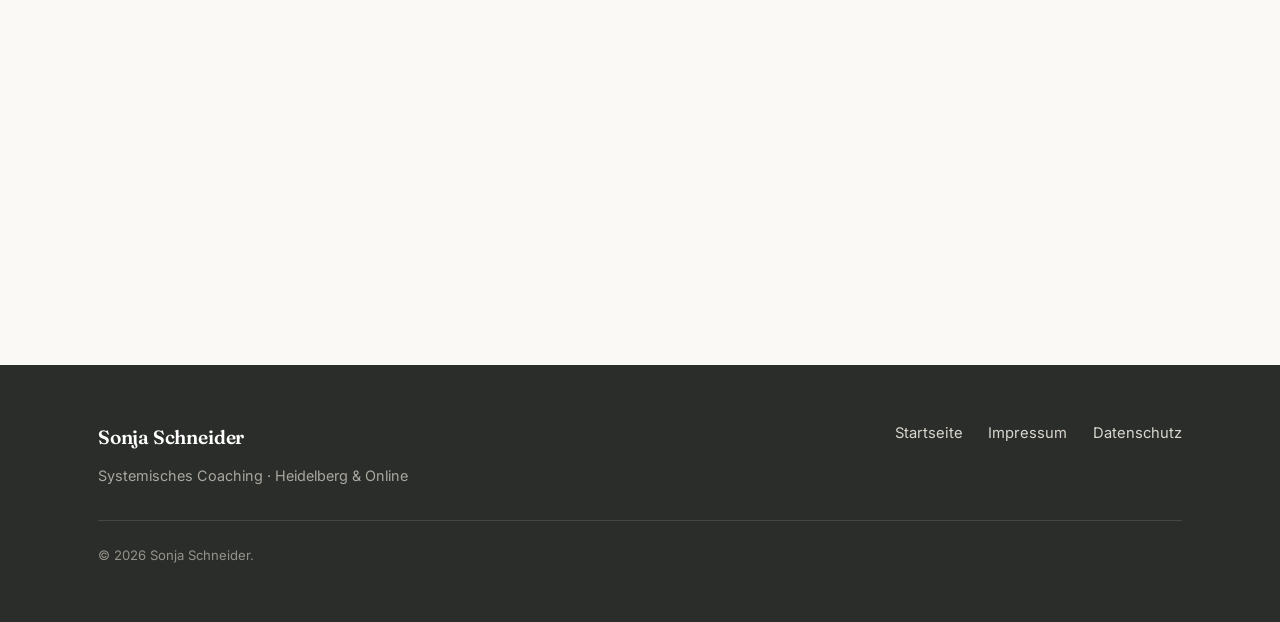
<file: impressum.html>
<!DOCTYPE html>
<html lang="de">
<head>
  <meta charset="UTF-8">
  <meta name="viewport" content="width=device-width, initial-scale=1.0">
  <script>document.documentElement.classList.add('js');</script>
  <title>Impressum – Sonja Schneider, Systemisches Coaching</title>
  <meta name="description" content="Impressum von Sonja Schneider, Systemisches Coaching in Heidelberg und online.">
  <meta name="robots" content="index, follow">
  <meta name="theme-color" content="#fbf9f5">
  <link rel="icon" href="assets/img/favicon.svg" type="image/svg+xml">
  <link rel="apple-touch-icon" href="assets/img/apple-touch-icon.png">
  <link rel="stylesheet" href="css/styles.css">
</head>
<body>
  <a class="skip-link" href="#main">Zum Inhalt springen</a>

  <header class="site-header">
    <div class="header-inner">
      <a class="wordmark" href="index.html" aria-label="Sonja Schneider – Startseite">
        <span class="wordmark__name">Sonja Schneider</span>
        <span class="wordmark__role">Systemisches Coaching</span>
      </a>
      <nav class="nav" aria-label="Hauptnavigation">
        <a href="index.html#anlaesse">Anlässe</a>
        <a href="index.html#ueber-mich">Über mich</a>
        <a href="index.html#ablauf">Ablauf</a>
        <a class="nav__cta" href="index.html#kontakt">Erstgespräch anfragen</a>
      </nav>
    </div>
  </header>

  <main id="main" class="legal">
    <div class="wrap">
      <a class="back-link" href="index.html">
        <svg width="18" height="18" viewBox="0 0 24 24" fill="none" stroke="currentColor" stroke-width="2" stroke-linecap="round" stroke-linejoin="round" aria-hidden="true"><line x1="19" y1="12" x2="5" y2="12"/><polyline points="12 19 5 12 12 5"/></svg>
        Zurück zur Startseite
      </a>

      <h1>Impressum</h1>
      <p class="updated">Angaben gemäß § 5 DDG (Digitale-Dienste-Gesetz)</p>

      <div class="placeholder-box">
        <strong>Hinweis:</strong> Diese Website befindet sich im Aufbau. Anschrift und Kontaktdaten sind
        eingetragen. Offen ist nur noch die USt-IdNr. (nur nötig, falls vorhanden – bei
        Kleinunternehmerregelung nach § 19 UStG entfällt sie). Vor dem öffentlich beworbenen Betrieb bitte
        diesen Hinweis entfernen.
      </div>

      <h2>Diensteanbieterin</h2>
      <p>
        Sonja Schneider<br>
        Im Neuenheimer Feld 136<br>
        69120 Heidelberg<br>
        Deutschland
      </p>

      <h2>Kontakt</h2>
      <p>
        Telefon: <a href="tel:+491773458129">+49 177 3458129</a><br>
        E-Mail: <a href="mailto:sonja.schneider.88@gmail.com">sonja.schneider.88@gmail.com</a>
      </p>

      <h2>Umsatzsteuer</h2>
      <p><em>Umsatzsteuer-Identifikationsnummer gemäß § 27a UStG, falls vorhanden: [USt-IdNr.] — andernfalls entfällt dieser Punkt bzw. es gilt die Kleinunternehmerregelung nach § 19 UStG.</em></p>

      <h2>Berufsbezeichnung &amp; berufsrechtliche Hinweise</h2>
      <p><em>Angehende systemische Coach (in Weiterbildung/Zertifizierungsphase). Ggf. Angaben zu Berufsverband, Ausbildungsinstitut oder Zertifizierung ergänzen.</em></p>

      <h2>Verantwortlich für den Inhalt nach § 18 Abs. 2 MStV</h2>
      <p>Sonja Schneider, Anschrift wie oben.</p>

      <h2>Hosting</h2>
      <p>Diese Website wird während der Aufbauphase über <strong>GitHub Pages</strong> (GitHub, Inc., 88 Colin P. Kelly Jr. Street, San Francisco, CA 94107, USA) bereitgestellt. Eine spätere Umstellung des Hostings (u. a. auf IONOS) ist vorgesehen; das Impressum wird dann entsprechend angepasst.</p>

      <h2>Haftung für Inhalte</h2>
      <p>Als Diensteanbieterin bin ich gemäß § 7 Abs. 1 DDG für eigene Inhalte auf diesen Seiten nach den allgemeinen Gesetzen verantwortlich. Nach §§ 8 bis 10 DDG bin ich als Diensteanbieterin jedoch nicht verpflichtet, übermittelte oder gespeicherte fremde Informationen zu überwachen oder nach Umständen zu forschen, die auf eine rechtswidrige Tätigkeit hinweisen.</p>

      <h2>Haftung für Links</h2>
      <p>Mein Angebot enthält ggf. Links zu externen Websites Dritter, auf deren Inhalte ich keinen Einfluss habe. Deshalb kann ich für diese fremden Inhalte auch keine Gewähr übernehmen. Für die Inhalte der verlinkten Seiten ist stets die jeweilige Anbieterin oder der jeweilige Anbieter verantwortlich.</p>

      <h2>Urheberrecht</h2>
      <p>Die durch die Seitenbetreiberin erstellten Inhalte und Werke auf diesen Seiten unterliegen dem deutschen Urheberrecht. Beiträge Dritter sind als solche gekennzeichnet.</p>
    </div>
  </main>

  <footer class="site-footer">
    <div class="wrap">
      <div class="footer-grid">
        <div class="footer-brand">
          <span class="wordmark__name">Sonja Schneider</span>
          <p>Systemisches Coaching · Heidelberg &amp; Online</p>
        </div>
        <nav class="footer-nav" aria-label="Rechtliches">
          <a href="index.html">Startseite</a>
          <a href="impressum.html">Impressum</a>
          <a href="datenschutz.html">Datenschutz</a>
        </nav>
      </div>
      <div class="footer-bottom">
        <span>&copy; <span id="year">2026</span> Sonja Schneider.</span>
      </div>
    </div>
  </footer>
  <script src="js/main.js" defer></script>
</body>
</html>
</file>
<file: css/styles.css>
/* =====================================================================
   Sonja Schneider – Systemisches Coaching
   Design-System / Stylesheet
   Farbwelt: Salbeigrün + warme Sandtöne (Empfehlung, siehe README)
   ===================================================================== */

/* ---------- Fonts (selbst gehostet, DSGVO-konform) ---------- */
@font-face {
  font-family: "Inter";
  font-style: normal;
  font-weight: 400;
  font-display: swap;
  src: url("../assets/fonts/inter-400.woff2") format("woff2");
}
@font-face {
  font-family: "Inter";
  font-style: normal;
  font-weight: 500;
  font-display: swap;
  src: url("../assets/fonts/inter-500.woff2") format("woff2");
}
@font-face {
  font-family: "Inter";
  font-style: normal;
  font-weight: 600;
  font-display: swap;
  src: url("../assets/fonts/inter-600.woff2") format("woff2");
}
@font-face {
  font-family: "Fraunces";
  font-style: normal;
  font-weight: 400;
  font-display: swap;
  src: url("../assets/fonts/fraunces-400.woff2") format("woff2");
}
@font-face {
  font-family: "Fraunces";
  font-style: normal;
  font-weight: 500;
  font-display: swap;
  src: url("../assets/fonts/fraunces-500.woff2") format("woff2");
}
@font-face {
  font-family: "Fraunces";
  font-style: normal;
  font-weight: 600;
  font-display: swap;
  src: url("../assets/fonts/fraunces-600.woff2") format("woff2");
}

/* ---------- Design-Tokens ---------- */
:root {
  /* Farben */
  --paper: #fbf9f5;
  --sand: #f3efe7;
  --sand-deep: #e9e2d5;
  --sage: #6e8b74;
  --sage-deep: #52735a;      /* Button-Grund, weißer Text = AA */
  --sage-text: #46614d;      /* Akzenttext auf hellem Grund */
  --terracotta: #b87a55;     /* dezenter, dekorativer Akzent (Linien/Flächen) */
  --terracotta-text: #8a4f2c; /* dunklere Variante für Text (WCAG AA) */
  --ink: #2b2d2a;
  --muted: #595c54;
  --line: rgba(43, 45, 42, 0.12);
  --line-strong: rgba(43, 45, 42, 0.2);

  /* Typografie */
  --font-body: "Inter", system-ui, -apple-system, "Segoe UI", Roboto, sans-serif;
  --font-head: "Fraunces", Georgia, "Times New Roman", serif;

  /* Maße */
  --wrap: 1180px;
  --wrap-narrow: 760px;
  --gutter: clamp(1.25rem, 5vw, 3rem);
  --radius: 14px;
  --radius-lg: 22px;
  --header-h: 72px;

  /* Easing (aus der Referenz übernommen: Quintic) */
  --ease-quint: cubic-bezier(0.22, 1, 0.36, 1);        /* outQuint */
  --ease-quint-inout: cubic-bezier(0.83, 0, 0.17, 1);  /* inOutQuint */

  /* Fließ-Typografie */
  --fs-hero: clamp(2.4rem, 6vw, 4.3rem);
  --fs-h2: clamp(1.75rem, 3.6vw, 2.6rem);
  --fs-h3: clamp(1.1rem, 1.6vw, 1.3rem);
  --fs-lead: clamp(1.1rem, 1.9vw, 1.35rem);
  --fs-body: 1.0625rem;
}

/* ---------- Reset / Basis ---------- */
*,
*::before,
*::after { box-sizing: border-box; }

html {
  scroll-behavior: smooth;
  scroll-padding-top: calc(var(--header-h) + 12px);
  -webkit-text-size-adjust: 100%;
}

@media (prefers-reduced-motion: reduce) {
  html { scroll-behavior: auto; }
  *, *::before, *::after {
    animation-duration: 0.001ms !important;
    animation-iteration-count: 1 !important;
    transition-duration: 0.001ms !important;
  }
}

body {
  margin: 0;
  font-family: var(--font-body);
  font-size: var(--fs-body);
  line-height: 1.7;
  color: var(--ink);
  background: var(--paper);
  -webkit-font-smoothing: antialiased;
  text-rendering: optimizeLegibility;
}

img { max-width: 100%; height: auto; display: block; }

h1, h2, h3 {
  font-family: var(--font-head);
  font-weight: 500;
  line-height: 1.12;
  letter-spacing: -0.01em;
  color: var(--ink);
  margin: 0;
}

p { margin: 0 0 1.1em; }
a { color: var(--sage-text); }

:focus-visible {
  outline: 3px solid var(--sage-deep);
  outline-offset: 3px;
  border-radius: 4px;
}

/* Skip-Link */
.skip-link {
  position: absolute;
  left: 12px;
  top: -60px;
  z-index: 200;
  background: var(--ink);
  color: #fff;
  padding: 0.65rem 1rem;
  border-radius: 8px;
  text-decoration: none;
  transition: top 0.2s ease;
}
.skip-link:focus { top: 12px; }

/* ---------- Layout-Helfer ---------- */
.wrap {
  width: 100%;
  max-width: var(--wrap);
  margin-inline: auto;
  padding-inline: var(--gutter);
}

.section {
  padding-block: clamp(3.5rem, 9vw, 7rem);
}
.section--sand { background: var(--sand); }

.section__head {
  max-width: 46rem;
  margin-bottom: clamp(2rem, 4vw, 3rem);
}

.eyebrow {
  display: inline-block;
  font-size: 0.8rem;
  font-weight: 600;
  letter-spacing: 0.14em;
  text-transform: uppercase;
  color: var(--sage-text);
  margin-bottom: 0.9rem;
}
.eyebrow::before {
  content: "";
  display: inline-block;
  width: 1.6rem;
  height: 1px;
  background: var(--terracotta);
  vertical-align: middle;
  margin-right: 0.6rem;
}

.section h2 { font-size: var(--fs-h2); }
.lead {
  font-size: var(--fs-lead);
  line-height: 1.55;
  color: var(--muted);
  margin-top: 0.9rem;
}

/* ---------- Buttons ---------- */
.btn {
  --btn-bg: var(--sage-deep);
  display: inline-flex;
  align-items: center;
  gap: 0.55rem;
  font-family: var(--font-body);
  font-size: 1rem;
  font-weight: 600;
  line-height: 1;
  padding: 0.95rem 1.5rem;
  border-radius: 999px;
  border: 1px solid transparent;
  background: var(--btn-bg);
  color: #fff;
  text-decoration: none;
  cursor: pointer;
  transition: transform 0.18s ease, background 0.18s ease, box-shadow 0.18s ease;
}
.btn:hover { background: #45644d; transform: translateY(-2px); box-shadow: 0 10px 24px -12px rgba(43,45,42,0.5); }
.btn:active { transform: translateY(0); }

.btn--ghost {
  background: transparent;
  color: var(--ink);
  border-color: var(--line-strong);
}
.btn--ghost:hover { background: var(--sand-deep); box-shadow: none; }

.arrow { transition: transform 0.18s ease; }
.btn:hover .arrow { transform: translateX(3px); }

/* =====================================================================
   Header / Navigation
   ===================================================================== */
.site-header {
  position: sticky;
  top: 0;
  z-index: 100;
  height: var(--header-h);
  display: flex;
  align-items: center;
  background: color-mix(in srgb, var(--paper) 82%, transparent);
  backdrop-filter: saturate(1.1) blur(10px);
  -webkit-backdrop-filter: saturate(1.1) blur(10px);
  border-bottom: 1px solid transparent;
  transition: border-color 0.25s ease, background 0.25s ease;
}
.site-header.is-scrolled {
  border-bottom-color: var(--line);
  background: color-mix(in srgb, var(--paper) 92%, transparent);
}

.header-inner {
  width: 100%;
  max-width: var(--wrap);
  margin-inline: auto;
  padding-inline: var(--gutter);
  display: flex;
  align-items: center;
  justify-content: space-between;
  gap: 1rem;
}

.wordmark {
  display: inline-flex;
  align-items: baseline;
  gap: 0.55rem;
  text-decoration: none;
  color: var(--ink);
  white-space: nowrap;
}
.wordmark__name {
  font-family: var(--font-head);
  font-weight: 600;
  font-size: 1.15rem;
  letter-spacing: -0.01em;
}
.wordmark__role {
  font-size: 0.72rem;
  letter-spacing: 0.12em;
  text-transform: uppercase;
  color: var(--muted);
}

/* Nav */
.nav {
  display: flex;
  align-items: center;
  gap: 0.35rem;
}
.nav a {
  position: relative;
  font-size: 0.95rem;
  font-weight: 500;
  color: var(--ink);
  text-decoration: none;
  padding: 0.5rem 0.85rem;
  border-radius: 8px;
  transition: color 0.18s ease, background 0.18s ease;
}
.nav a:not(.nav__cta)::after {
  content: "";
  position: absolute;
  left: 0.85rem;
  right: 0.85rem;
  bottom: 0.28rem;
  height: 2px;
  background: var(--sage);
  border-radius: 2px;
  transform: scaleX(0);
  transform-origin: left;
  transition: transform 0.22s ease;
}
.nav a:hover:not(.nav__cta) { color: var(--sage-text); }
.nav a[aria-current="true"]:not(.nav__cta) { color: var(--sage-text); }
.nav a[aria-current="true"]:not(.nav__cta)::after { transform: scaleX(1); }

.nav__cta {
  margin-left: 0.6rem;
  background: var(--sage-deep);
  color: #fff !important;
  padding: 0.55rem 1.05rem !important;
}
.nav__cta:hover { background: #45644d; }

/* Mobile-Toggle */
.nav-toggle {
  display: none;
  width: 44px;
  height: 44px;
  border: 1px solid var(--line-strong);
  border-radius: 10px;
  background: transparent;
  cursor: pointer;
  padding: 0;
  align-items: center;
  justify-content: center;
}
.nav-toggle span,
.nav-toggle span::before,
.nav-toggle span::after {
  content: "";
  display: block;
  width: 20px;
  height: 2px;
  background: var(--ink);
  border-radius: 2px;
  transition: transform 0.25s ease, opacity 0.2s ease;
}
.nav-toggle span { position: relative; }
.nav-toggle span::before { position: absolute; top: -6px; }
.nav-toggle span::after { position: absolute; top: 6px; }
.nav-toggle[aria-expanded="true"] span { background: transparent; }
.nav-toggle[aria-expanded="true"] span::before { transform: translateY(6px) rotate(45deg); }
.nav-toggle[aria-expanded="true"] span::after { transform: translateY(-6px) rotate(-45deg); }

@media (max-width: 820px) {
  .nav-toggle { display: inline-flex; }
  .nav {
    position: fixed;
    inset: var(--header-h) 0 auto 0;
    flex-direction: column;
    align-items: stretch;
    gap: 0.15rem;
    background: var(--paper);
    border-bottom: 1px solid var(--line);
    padding: 0.75rem var(--gutter) 1.25rem;
    box-shadow: 0 18px 30px -22px rgba(43,45,42,0.5);
    transform: translateY(-14px);
    opacity: 0;
    pointer-events: none;
    transition: transform 0.24s ease, opacity 0.24s ease;
  }
  .nav.is-open { transform: translateY(0); opacity: 1; pointer-events: auto; }
  .nav a { padding: 0.85rem 0.5rem; font-size: 1.05rem; }
  .nav a:not(.nav__cta)::after { display: none; }
  .nav a[aria-current="true"]:not(.nav__cta) {
    background: var(--sand);
  }
  .nav__cta { margin: 0.5rem 0 0; text-align: center; justify-content: center; display: inline-flex; }
}

/* =====================================================================
   Hero
   ===================================================================== */
.hero {
  position: relative;
  padding-block: clamp(2.5rem, 6vw, 4.5rem) clamp(3rem, 7vw, 5.5rem);
  overflow: hidden;
}
.hero__grid {
  display: grid;
  grid-template-columns: 1fr 0.92fr;
  align-items: center;
  gap: clamp(2rem, 5vw, 4.5rem);
}
.hero__content { max-width: 34rem; }
.hero h1 {
  font-size: var(--fs-hero);
  font-weight: 500;
  margin-top: 0.6rem;
}
.hero__sub {
  font-size: var(--fs-lead);
  color: var(--muted);
  margin: 1.3rem 0 2rem;
  max-width: 30rem;
}
.hero__actions { display: flex; flex-wrap: wrap; gap: 0.9rem; align-items: center; }
.hero__meta {
  margin-top: 2.4rem;
  display: flex;
  flex-wrap: wrap;
  gap: 1.4rem;
  font-size: 0.9rem;
  color: var(--muted);
  border-top: 1px solid var(--line);
  padding-top: 1.4rem;
}
.hero__meta span { display: inline-flex; align-items: center; gap: 0.45rem; }
.hero__meta svg { color: var(--sage-text); flex: none; }

/* Portrait */
.hero__portrait {
  position: relative;
  justify-self: end;
  width: 100%;
  max-width: 460px;
}
.hero__portrait::before {
  /* weiche Farbfläche hinter dem Foto */
  content: "";
  position: absolute;
  inset: auto -6% -7% 12%;
  height: 82%;
  background: var(--sage);
  opacity: 0.16;
  border-radius: var(--radius-lg);
  z-index: 0;
}
.hero__portrait figure { position: relative; margin: 0; z-index: 1; }
.hero__portrait img {
  width: 100%;
  border-radius: var(--radius-lg);
  aspect-ratio: 604 / 774;
  object-fit: cover;
  box-shadow: 0 30px 60px -30px rgba(43, 45, 42, 0.45);
}
.hero__badge {
  position: absolute;
  left: -14px;
  bottom: 26px;
  z-index: 2;
  background: var(--paper);
  border: 1px solid var(--line);
  border-radius: 14px;
  padding: 0.7rem 1rem;
  box-shadow: 0 16px 30px -20px rgba(43,45,42,0.5);
  font-size: 0.82rem;
  line-height: 1.35;
  max-width: 15rem;
}
.hero__badge strong { display: block; font-family: var(--font-head); font-weight: 600; color: var(--ink); }
.hero__badge span { color: var(--muted); }

@media (max-width: 880px) {
  .hero__grid { grid-template-columns: 1fr; gap: clamp(2rem, 8vw, 3rem); }
  .hero__portrait {
    order: -1;
    justify-self: center;
    max-width: 360px;
  }
  .hero__content { max-width: none; }
}

/* =====================================================================
   Anlässe (Tiles)
   ===================================================================== */
/* Anlässe als manuelles Karussell (kein Autoplay) */
.carousel { position: relative; }
.carousel__track {
  display: flex;
  gap: clamp(1rem, 2vw, 1.4rem);
  overflow-x: auto;
  scroll-snap-type: x mandatory;
  scroll-behavior: smooth;
  padding: 6px 4px 1.1rem;
  margin: -6px -4px 0;
  scrollbar-width: thin;
  scrollbar-color: color-mix(in srgb, var(--sage) 55%, transparent) transparent;
  -webkit-overflow-scrolling: touch;
}
.carousel__track:focus-visible { outline: 3px solid var(--sage-deep); outline-offset: 4px; border-radius: var(--radius); }
.carousel__track::-webkit-scrollbar { height: 8px; }
.carousel__track::-webkit-scrollbar-track { background: transparent; }
.carousel__track::-webkit-scrollbar-thumb {
  background: color-mix(in srgb, var(--sage) 45%, transparent);
  border-radius: 999px;
}
.carousel__track > .tile {
  flex: 0 0 clamp(240px, 30%, 320px);
  scroll-snap-align: start;
}
.carousel__controls {
  display: flex;
  gap: 0.6rem;
  justify-content: flex-end;
  margin-top: 1.2rem;
}
.carousel__controls[hidden] { display: none; }
.carousel__btn {
  width: 48px;
  height: 48px;
  border-radius: 50%;
  border: 1px solid var(--line-strong);
  background: var(--paper);
  color: var(--ink);
  display: grid;
  place-content: center;
  cursor: pointer;
  transition: background 0.18s ease, border-color 0.18s ease, opacity 0.18s ease, transform 0.18s ease;
}
.section--sand .carousel__btn { background: #fff; }
.carousel__btn:hover:not(:disabled) { background: var(--sand-deep); transform: translateY(-2px); }
.carousel__btn:disabled { opacity: 0.35; cursor: default; }

@media (prefers-reduced-motion: reduce) {
  .carousel__track { scroll-behavior: auto; }
}

.tile {
  background: var(--paper);
  border: 1px solid var(--line);
  border-radius: var(--radius);
  padding: 1.6rem 1.5rem;
  transition: transform 0.2s ease, box-shadow 0.2s ease, border-color 0.2s ease;
}
.section--sand .tile { background: #fff; }
.tile:hover {
  transform: translateY(-4px);
  box-shadow: 0 20px 40px -28px rgba(43,45,42,0.55);
  border-color: var(--line-strong);
}
.tile__num {
  font-family: var(--font-head);
  font-size: 0.95rem;
  font-weight: 600;
  color: var(--terracotta-text);
  letter-spacing: 0.02em;
}
.tile h3 {
  font-size: var(--fs-h3);
  margin: 0.55rem 0 0.5rem;
}
.tile p { margin: 0; color: var(--muted); font-size: 0.98rem; }

/* letzte Kachel als Akzent, wenn sie allein in einer Reihe steht: neutral lassen */

/* =====================================================================
   Über mich
   ===================================================================== */
.about {
  display: grid;
  grid-template-columns: 0.85fr 1.15fr;
  gap: clamp(2rem, 5vw, 4rem);
  align-items: stretch;
}
.about__media { position: relative; display: flex; }
.about__media picture { display: flex; width: 100%; }
.about__photo {
  border-radius: var(--radius-lg);
  width: 100%;
  height: 100%;
  min-height: 480px;
  object-fit: cover;
  box-shadow: 0 24px 50px -30px rgba(43,45,42,0.45);
}
/* Zitat als eigener Baustein oberhalb des Bildes */
.about__intro {
  max-width: 54rem;
  margin: 0 0 clamp(2.5rem, 6vw, 4.5rem);
}
.about__quote {
  font-family: var(--font-head);
  font-size: clamp(1.5rem, 3.2vw, 2.4rem);
  font-weight: 400;
  line-height: 1.38;
  color: var(--ink);
  margin: 0.6rem 0 0;
  padding-left: clamp(1.2rem, 2vw, 1.8rem);
  border-left: 3px solid var(--sage);
}
.about__body p { color: var(--muted); }
.about__body strong { color: var(--ink); font-weight: 600; }
.about__tags {
  list-style: none;
  padding: 0;
  margin: 1.6rem 0 0;
  display: flex;
  flex-wrap: wrap;
  gap: 0.6rem;
}
.about__tags li {
  font-size: 0.85rem;
  color: var(--sage-text);
  background: color-mix(in srgb, var(--sage) 14%, transparent);
  border: 1px solid color-mix(in srgb, var(--sage) 30%, transparent);
  padding: 0.4rem 0.85rem;
  border-radius: 999px;
}

/* Zertifizierungs-Hinweis */
.cert {
  display: flex;
  gap: 1rem;
  align-items: flex-start;
  margin-top: 1.8rem;
  padding: 1.3rem 1.4rem;
  background: color-mix(in srgb, var(--sage) 9%, var(--paper));
  border: 1px solid color-mix(in srgb, var(--sage) 32%, transparent);
  border-radius: var(--radius);
}
.cert__seal {
  flex: none;
  width: 44px;
  height: 44px;
  display: grid;
  place-content: center;
  border-radius: 50%;
  background: color-mix(in srgb, var(--sage) 18%, transparent);
  color: var(--sage-text);
}
.cert__body h3 {
  font-family: var(--font-body);
  font-size: 1rem;
  font-weight: 600;
  line-height: 1.35;
  color: var(--ink);
  margin-bottom: 0.5rem;
}
.cert__body p { margin: 0; color: var(--muted); font-size: 0.95rem; }
.cert__link {
  display: inline-flex;
  align-items: center;
  gap: 0.35rem;
  margin-top: 0.7rem;
  font-weight: 600;
  font-size: 0.9rem;
  color: var(--sage-text);
  text-decoration: none;
}
.cert__link:hover { text-decoration: underline; }
.cert__link svg { transition: transform 0.18s ease; }
.cert__link:hover svg { transform: translate(2px, -2px); }

@media (max-width: 820px) {
  .about { grid-template-columns: 1fr; }
  .about__media { max-width: 360px; }
  .about__photo { height: auto; min-height: 0; aspect-ratio: 4 / 5; }
}

/* =====================================================================
   Ablauf & Rahmenbedingungen
   ===================================================================== */
.facts {
  display: grid;
  grid-template-columns: repeat(auto-fit, minmax(220px, 1fr));
  gap: clamp(1rem, 2vw, 1.4rem);
  margin-bottom: 1.6rem;
}
.fact {
  background: var(--paper);
  border: 1px solid var(--line);
  border-radius: var(--radius);
  padding: 1.5rem;
}
.section--sand .fact { background: #fff; }
.fact__icon {
  width: 44px; height: 44px;
  display: grid; place-content: center;
  border-radius: 12px;
  background: color-mix(in srgb, var(--sage) 16%, transparent);
  color: var(--sage-text);
  margin-bottom: 1rem;
}
.fact h3 { font-size: var(--fs-h3); margin-bottom: 0.35rem; }
.fact p { margin: 0; color: var(--muted); font-size: 0.97rem; }

.note {
  display: flex;
  gap: 1rem;
  align-items: flex-start;
  background: color-mix(in srgb, var(--terracotta) 10%, var(--paper));
  border: 1px solid color-mix(in srgb, var(--terracotta) 35%, transparent);
  border-radius: var(--radius);
  padding: 1.4rem 1.5rem;
}
.section--sand .note { background: color-mix(in srgb, var(--terracotta) 10%, #fff); }
.note__icon { color: var(--terracotta); flex: none; margin-top: 2px; }
.note h3 { font-size: 1.1rem; margin-bottom: 0.35rem; }
.note p { margin: 0; color: var(--muted); }

/* =====================================================================
   Kontakt
   ===================================================================== */
.contact {
  display: grid;
  grid-template-columns: 0.85fr 1.15fr;
  gap: clamp(2rem, 5vw, 4rem);
  align-items: start;
}
.contact__aside p { color: var(--muted); }
.contact__list {
  list-style: none;
  margin: 1.8rem 0 0;
  padding: 0;
  display: grid;
  gap: 1.1rem;
}
.contact__list li { display: flex; gap: 0.9rem; align-items: flex-start; }
.contact__list .ci {
  width: 40px; height: 40px; flex: none;
  display: grid; place-content: center;
  border-radius: 10px;
  background: color-mix(in srgb, var(--sage) 16%, transparent);
  color: var(--sage-text);
}
.contact__list .cl { font-size: 0.78rem; text-transform: uppercase; letter-spacing: 0.1em; color: var(--muted); }
.contact__list a, .contact__list .cv { color: var(--ink); text-decoration: none; font-weight: 500; }
.contact__list a:hover { color: var(--sage-text); text-decoration: underline; }

/* Formular */
.form {
  background: var(--paper);
  border: 1px solid var(--line);
  border-radius: var(--radius-lg);
  padding: clamp(1.5rem, 3vw, 2.2rem);
}
.section--sand .form { background: #fff; }
.form__row { display: grid; grid-template-columns: 1fr 1fr; gap: 1.1rem; }
.field { margin-bottom: 1.1rem; }
.field label {
  display: block;
  font-size: 0.9rem;
  font-weight: 500;
  margin-bottom: 0.45rem;
  color: var(--ink);
}
.req { color: var(--terracotta-text); }
.field input,
.field textarea {
  width: 100%;
  font-family: inherit;
  font-size: 1rem;
  color: var(--ink);
  background: var(--paper);
  border: 1px solid var(--line-strong);
  border-radius: 10px;
  padding: 0.8rem 0.9rem;
  transition: border-color 0.18s ease, box-shadow 0.18s ease;
}
.section--sand .form input,
.section--sand .form textarea { background: #fff; }
.field textarea { resize: vertical; min-height: 130px; }
.field input:focus,
.field textarea:focus {
  outline: none;
  border-color: var(--sage-deep);
  box-shadow: 0 0 0 3px color-mix(in srgb, var(--sage) 30%, transparent);
}
.field input[aria-invalid="true"],
.field textarea[aria-invalid="true"] {
  border-color: #b3462f;
  box-shadow: 0 0 0 3px rgba(179, 70, 47, 0.18);
}
.field .error {
  display: none;
  color: #9c3a25;
  font-size: 0.85rem;
  margin-top: 0.4rem;
}
.field.has-error .error { display: block; }

/* Fieldset Wunsch-Format */
.format-set { border: 0; padding: 0; margin: 0 0 1.1rem; }
.format-set legend {
  font-size: 0.9rem;
  font-weight: 500;
  margin-bottom: 0.55rem;
  color: var(--ink);
  padding: 0;
}
.radios { display: flex; flex-wrap: wrap; gap: 0.7rem; }
.radio {
  display: inline-flex;
  align-items: center;
  gap: 0.55rem;
  border: 1px solid var(--line-strong);
  border-radius: 999px;
  padding: 0.6rem 1.05rem;
  cursor: pointer;
  transition: border-color 0.18s ease, background 0.18s ease;
  font-size: 0.95rem;
}
.radio input { accent-color: var(--sage-deep); width: 1.05rem; height: 1.05rem; }
.radio:hover { background: var(--sand); }
.radio:has(input:checked) {
  border-color: var(--sage-deep);
  background: color-mix(in srgb, var(--sage) 12%, transparent);
}
.radio:has(input:focus-visible) { outline: 3px solid var(--sage-deep); outline-offset: 2px; }

.form__submit { margin-top: 0.4rem; display: flex; flex-wrap: wrap; align-items: center; gap: 1rem; }
.form__hint { font-size: 0.82rem; color: var(--muted); margin: 0; }

/* Honeypot */
.hp { position: absolute; left: -9999px; width: 1px; height: 1px; overflow: hidden; }

/* Statusmeldungen */
.form__status {
  display: none;
  align-items: flex-start;
  gap: 0.75rem;
  margin-top: 1.2rem;
  padding: 1rem 1.1rem;
  border-radius: 12px;
  font-size: 0.95rem;
}
.form__status.is-visible { display: flex; }
.form__status--success {
  background: color-mix(in srgb, var(--sage) 16%, #fff);
  border: 1px solid color-mix(in srgb, var(--sage) 40%, transparent);
  color: var(--sage-text);
}
.form__status--error {
  background: #fdeee9;
  border: 1px solid #e6b3a3;
  color: #9c3a25;
}
.form__status svg { flex: none; margin-top: 2px; }

/* Erfolgs-Panel (ersetzt Formular nach Absenden) */
.form__success {
  display: none;
  text-align: center;
  padding: clamp(1.5rem, 4vw, 3rem) 1rem;
}
.form__success.is-visible { display: block; }
.form__success .check {
  width: 60px; height: 60px;
  margin: 0 auto 1.2rem;
  display: grid; place-content: center;
  border-radius: 50%;
  background: color-mix(in srgb, var(--sage) 18%, transparent);
  color: var(--sage-text);
}
.form__success h3 { font-size: 1.5rem; margin-bottom: 0.6rem; }
.form__success p { color: var(--muted); max-width: 28rem; margin-inline: auto; }

@media (max-width: 820px) {
  .contact { grid-template-columns: 1fr; }
  .form__row { grid-template-columns: 1fr; }
}

/* =====================================================================
   Footer
   ===================================================================== */
.site-footer {
  background: var(--ink);
  color: #d9d7cf;
  padding-block: clamp(2.5rem, 5vw, 3.5rem);
}
.footer-grid {
  display: flex;
  flex-wrap: wrap;
  gap: 1.5rem 2.5rem;
  justify-content: space-between;
  align-items: flex-start;
}
.footer-brand .wordmark__name { color: #fff; font-size: 1.2rem; }
.footer-brand p { color: #a9a79f; font-size: 0.9rem; margin: 0.6rem 0 0; max-width: 22rem; }
.footer-nav {
  display: flex;
  flex-wrap: wrap;
  gap: 1.2rem 1.6rem;
  align-items: center;
}
.footer-nav a { color: #d9d7cf; text-decoration: none; font-size: 0.92rem; }
.footer-nav a:hover { color: #fff; text-decoration: underline; }
.footer-bottom {
  margin-top: 2rem;
  padding-top: 1.4rem;
  border-top: 1px solid rgba(255,255,255,0.12);
  display: flex;
  flex-wrap: wrap;
  gap: 0.5rem 1.5rem;
  justify-content: space-between;
  font-size: 0.82rem;
  color: #94928a;
}
.footer-wip {
  display: inline-flex;
  align-items: center;
  gap: 0.45rem;
}
.footer-wip::before {
  content: "";
  width: 7px;
  height: 7px;
  border-radius: 50%;
  background: var(--terracotta);
}

/* =====================================================================
   Rechtstexte (Impressum / Datenschutz)
   ===================================================================== */
.legal { padding-block: clamp(2.5rem, 6vw, 4.5rem); }
.legal .wrap { max-width: var(--wrap-narrow); }
.legal h1 { font-size: var(--fs-h2); margin-bottom: 0.4rem; }
.legal .updated { color: var(--muted); font-size: 0.9rem; margin-bottom: 2.2rem; }
.legal h2 { font-size: 1.3rem; margin: 2.2rem 0 0.6rem; }
.legal h3 { font-size: 1.05rem; margin: 1.4rem 0 0.4rem; }
.legal p, .legal li { color: var(--muted); }
.legal a { color: var(--sage-text); }
.back-link {
  display: inline-flex; align-items: center; gap: 0.5rem;
  color: var(--sage-text); text-decoration: none; font-weight: 500;
  margin-bottom: 1.5rem;
}
.back-link:hover { text-decoration: underline; }
.placeholder-box {
  background: color-mix(in srgb, var(--terracotta) 9%, var(--paper));
  border: 1px solid color-mix(in srgb, var(--terracotta) 35%, transparent);
  border-radius: var(--radius);
  padding: 1.2rem 1.4rem;
  margin: 1.5rem 0;
  font-size: 0.95rem;
}
.placeholder-box strong { color: var(--ink); }

/* Utility */
.visually-hidden {
  position: absolute !important;
  width: 1px; height: 1px;
  padding: 0; margin: -1px;
  overflow: hidden; clip: rect(0 0 0 0);
  white-space: nowrap; border: 0;
}

/* Scroll-Reveal (Fade + leichtes Aufsteigen + Fokus/Blur beim Scrollen) */
.js .reveal {
  opacity: 0;
  transform: translateY(22px);
  filter: blur(8px);
  transition: opacity 0.7s var(--ease-quint), transform 0.7s var(--ease-quint),
    filter 0.7s var(--ease-quint);
  will-change: opacity, transform, filter;
}
.js .reveal.is-in { opacity: 1; transform: none; filter: blur(0); }

/* Sanfte Staffelung innerhalb der Fakten-Gruppe */
.js .facts .reveal:nth-child(2) { transition-delay: 0.09s; }
.js .facts .reveal:nth-child(3) { transition-delay: 0.18s; }

/* Scroll-gebundener Text-Reveal (Zitat oberhalb des Bildes, ScrollTrigger-Stil) */
.quote-reveal .qw { display: inline-block; }
.js .quote-reveal .qw { opacity: 0.2; will-change: opacity; }
@media (prefers-reduced-motion: reduce) {
  .js .quote-reveal .qw { opacity: 1 !important; }
}

@media (prefers-reduced-motion: reduce) {
  .js .reveal { opacity: 1 !important; transform: none !important; filter: none !important; }
}

/* =====================================================================
   Intro-Animation (Loader-Reveal + gestaffelte Hero-Reveals)
   Nachempfunden der Referenz danielstoopendaal.nl – eigene, schlanke
   Umsetzung ohne GSAP/Lenis/Webflow.
   ===================================================================== */

/* Loader-Overlay: nur bei aktivem JS sichtbar (ohne JS bleibt alles normal) */
.intro { display: none; }
.js .intro {
  display: grid;
  place-items: center;
  position: fixed;
  inset: 0;
  z-index: 1000;
  background: var(--paper);
  transform: translateY(0);
  transition: transform 1s var(--ease-quint-inout);
  will-change: transform;
}
.intro.is-out { transform: translateY(-101%); }

.intro__inner { text-align: center; padding: 1.5rem; }
.intro__line { display: block; overflow: hidden; padding-bottom: 0.08em; }
.intro__name {
  display: inline-block;
  font-family: var(--font-head);
  font-weight: 600;
  font-size: clamp(1.9rem, 6vw, 3.1rem);
  letter-spacing: -0.01em;
  color: var(--ink);
  transform: translateY(115%);
  transition: transform 0.85s var(--ease-quint);
}
.intro__role {
  display: block;
  margin-top: 0.7rem;
  font-size: 0.78rem;
  letter-spacing: 0.2em;
  text-transform: uppercase;
  color: var(--muted);
  opacity: 0;
  transform: translateY(140%);
  transition: transform 0.7s var(--ease-quint) 0.12s, opacity 0.7s ease 0.12s;
}
.intro__rule {
  width: 0;
  height: 2px;
  margin: 1.3rem auto 0;
  background: var(--sage);
  transition: width 0.9s var(--ease-quint) 0.2s;
}
.intro.is-in .intro__name { transform: translateY(0); }
.intro.is-in .intro__role { transform: translateY(0); opacity: 1; }
.intro.is-in .intro__rule { width: 64px; }

/* Ausgangszustand der Hero-Elemente (nur mit JS) */
.js [data-animate] {
  opacity: 0;
  transform: translateY(24px);
  transition: opacity 0.8s var(--ease-quint), transform 0.8s var(--ease-quint);
  transition-delay: calc(var(--i, 0) * 85ms);
}
.js [data-animate="portrait"] {
  transform: scale(1.06);
  clip-path: inset(100% 0 0 0);
  transition: opacity 1s var(--ease-quint), transform 1.2s var(--ease-quint),
    clip-path 1.1s var(--ease-quint);
  transition-delay: 0.15s;
}
html.reveal-hero [data-animate] { opacity: 1; transform: none; }
html.reveal-hero [data-animate="portrait"] { opacity: 1; transform: none; clip-path: inset(0 0 0 0); }

/* Headline: wortweiser Masken-Reveal (Wörter werden per JS umschlossen) */
.hero h1 .w-mask { display: inline-block; overflow: hidden; vertical-align: top; padding-bottom: 0.08em; }
.js .hero h1 .w-inner {
  display: inline-block;
  transform: translateY(115%);
  transition: transform 0.9s var(--ease-quint);
  transition-delay: calc(var(--wi, 0) * 55ms + 0.15s);
}
html.reveal-hero .hero h1 .w-inner { transform: translateY(0); }

@media (prefers-reduced-motion: reduce) {
  .js .intro { display: none; }
  .js [data-animate],
  .js .hero h1 .w-inner {
    opacity: 1 !important;
    transform: none !important;
    clip-path: none !important;
  }
}

/* Header logo: small, stable size on desktop and mobile */
.site-header .site-logo {
  display: block;
  width: 50px;
  height: auto;
  flex: 0 0 50px;
}

.site-header .wordmark {
  display: flex;
  align-items: center;
  gap: 12px;
}

.site-header .wordmark__text {
  display: flex;
  flex-direction: column;
  justify-content: center;
}

@media (max-width: 820px) {
  .site-header .site-logo {
    width: 44px;
    flex-basis: 44px;
  }
}
</file>
